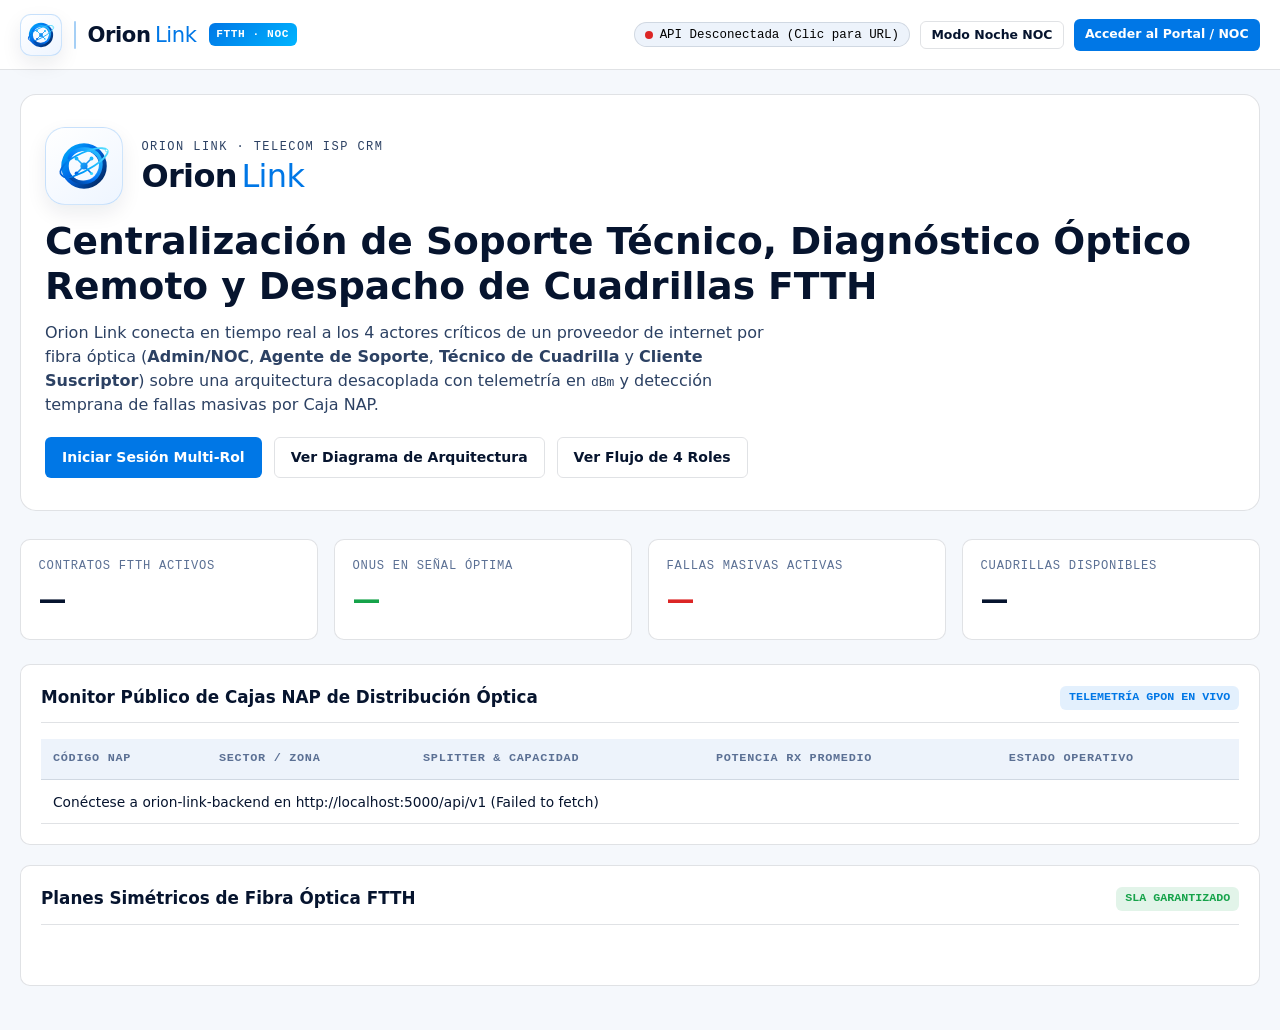
<file: index.html>
<!DOCTYPE html>
<html lang="es">
<head>
  <meta charset="UTF-8">
  <meta name="viewport" content="width=device-width, initial-scale=1.0">
  <title>Orion Link — Sistema CRM de Soporte Técnico y Operaciones ISP (FTTH)</title>
  <link rel="icon" type="image/svg+xml" href="./assets/img/orion-link-mark.svg">
  <link rel="stylesheet" href="./css/styles.css">
</head>
<body>
  <header class="topbar">
    <a href="./index.html" class="brand" aria-label="Orion Link Inicio">
      <span class="brand-mark-tile">
        <img src="./assets/img/orion-link-mark.svg" alt="Orion Link Isotipo">
      </span>
      <span class="brand-divider" aria-hidden="true"></span>
      <span class="brand-wordmark">
        <span class="brand-wordmark-orion">Orion</span>
        <span class="brand-wordmark-link">Link</span>
      </span>
      <span class="brand-badge">FTTH · NOC</span>
    </a>
    <div class="topbar-actions">
      <button type="button" class="api-status-pill" data-api-indicator title="Haz clic para cambiar la URL del backend">
        <span class="status-dot" data-api-dot></span>
        <span data-api-text>Verificando API...</span>
      </button>
      <button type="button" class="btn btn-outline btn-sm" data-action="toggle-theme">Modo Noche NOC</button>
      <a href="./pages/auth.html" class="btn btn-primary btn-sm">Acceder al Portal / NOC</a>
    </div>
  </header>

  <main class="container">
    <section class="hero">
      <div>
        <div class="hero-brand-lockup">
          <span class="brand-mark-tile brand-mark-lg">
            <img src="./assets/img/orion-link-mark.svg" alt="Orion Link Emblema Oficial">
          </span>
          <div>
            <p class="hero-eyebrow" style="margin-bottom: 0.25rem;">Orion Link · Telecom ISP CRM</p>
            <div class="brand-wordmark" style="font-size: 2rem;">
              <span class="brand-wordmark-orion">Orion</span>
              <span class="brand-wordmark-link">Link</span>
            </div>
          </div>
        </div>
        <h1>Centralización de Soporte Técnico, Diagnóstico Óptico Remoto y Despacho de Cuadrillas FTTH</h1>
        <p>
          Orion Link conecta en tiempo real a los 4 actores críticos de un proveedor de internet por fibra óptica
          (<strong>Admin/NOC</strong>, <strong>Agente de Soporte</strong>, <strong>Técnico de Cuadrilla</strong> y
          <strong>Cliente Suscriptor</strong>) sobre una arquitectura desacoplada con telemetría en <code>dBm</code>
          y detección temprana de fallas masivas por Caja NAP.
        </p>
        <div style="margin-top: 1.25rem; display: flex; flex-wrap: wrap; gap: 0.75rem;">
          <a href="./pages/auth.html" class="btn btn-primary">Iniciar Sesión Multi-Rol</a>
          <a href="./docs/diagrams/orion-link-architecture.html" class="btn btn-outline">Ver Diagrama de Arquitectura</a>
          <a href="./docs/diagrams/orion-link-role-flow.html" class="btn btn-outline">Ver Flujo de 4 Roles</a>
        </div>
      </div>
    </section>

    <section class="kpi-grid" aria-label="Métricas de Red en Tiempo Real">
      <article class="kpi-card">
        <p class="kpi-label">Contratos FTTH Activos</p>
        <p class="kpi-value" id="kpi-active-contracts">—</p>
      </article>
      <article class="kpi-card">
        <p class="kpi-label">ONUs en Señal Óptima</p>
        <p class="kpi-value" id="kpi-onus-online" style="color: var(--optical-optimal);">—</p>
      </article>
      <article class="kpi-card">
        <p class="kpi-label">Fallas Masivas Activas</p>
        <p class="kpi-value" id="kpi-mass-outages" style="color: var(--optical-critical);">—</p>
      </article>
      <article class="kpi-card">
        <p class="kpi-label">Cuadrillas Disponibles</p>
        <p class="kpi-value" id="kpi-available-crews">—</p>
      </article>
    </section>

    <section class="card">
      <div class="card-header">
        <h2 class="card-title">Monitor Público de Cajas NAP de Distribución Óptica</h2>
        <span class="badge badge-info">Telemetría GPON en Vivo</span>
      </div>
      <div class="table-wrap">
        <table>
          <thead>
            <tr>
              <th>Código NAP</th>
              <th>Sector / Zona</th>
              <th>Splitter &amp; Capacidad</th>
              <th>Potencia Rx Promedio</th>
              <th>Estado Operativo</th>
            </tr>
          </thead>
          <tbody id="landing-naps-tbody">
            <tr><td colspan="5">Cargando telemetría de Cajas NAP...</td></tr>
          </tbody>
        </table>
      </div>
    </section>

    <section class="card">
      <div class="card-header">
        <h2 class="card-title">Planes Simétricos de Fibra Óptica FTTH</h2>
        <span class="badge badge-optimal">SLA Garantizado</span>
      </div>
      <div class="kpi-grid" id="landing-plans-grid"></div>
    </section>
  </main>

  <script type="module" src="./js/landing.js"></script>
</body>
</html>
</file>
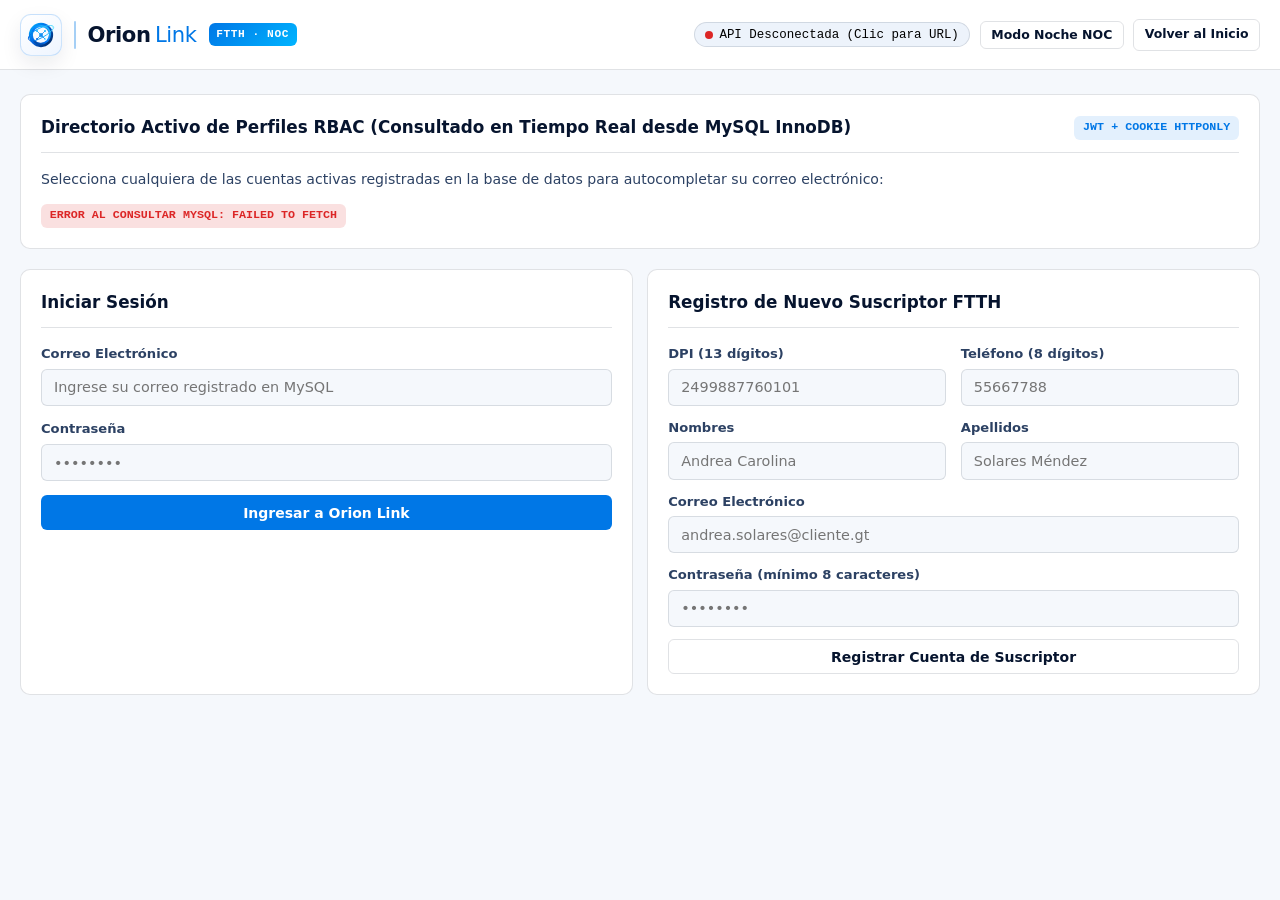
<file: pages/auth.html>
<!DOCTYPE html>
<html lang="es">
<head>
  <meta charset="UTF-8">
  <meta name="viewport" content="width=device-width, initial-scale=1.0">
  <title>Orion Link — Acceso Multi-Rol &amp; Registro de Suscriptores</title>
  <link rel="icon" type="image/svg+xml" href="../assets/img/orion-link-mark.svg">
  <link rel="stylesheet" href="../css/styles.css">
</head>
<body>
  <header class="topbar">
    <a href="../index.html" class="brand" aria-label="Orion Link Inicio">
      <span class="brand-mark-tile">
        <img src="../assets/img/orion-link-mark.svg" alt="Orion Link Isotipo">
      </span>
      <span class="brand-divider" aria-hidden="true"></span>
      <span class="brand-wordmark">
        <span class="brand-wordmark-orion">Orion</span>
        <span class="brand-wordmark-link">Link</span>
      </span>
      <span class="brand-badge">FTTH · NOC</span>
    </a>
    <div class="topbar-actions">
      <button type="button" class="api-status-pill" data-api-indicator>
        <span class="status-dot" data-api-dot></span>
        <span data-api-text>Verificando API...</span>
      </button>
      <button type="button" class="btn btn-outline btn-sm" data-action="toggle-theme">Modo Noche NOC</button>
      <a href="../index.html" class="btn btn-outline btn-sm">Volver al Inicio</a>
    </div>
  </header>

  <main class="container">
    <section class="card">
      <div class="card-header">
        <h1 class="card-title">Directorio Activo de Perfiles RBAC (Consultado en Tiempo Real desde MySQL InnoDB)</h1>
        <span class="badge badge-info">JWT + Cookie HttpOnly</span>
      </div>
      <p style="font-size: 0.88rem; color: var(--text-secondary); margin-bottom: 0.85rem;">
        Selecciona cualquiera de las cuentas activas registradas en la base de datos para autocompletar su correo electrónico:
      </p>
      <div id="db-roles-directory" style="display: flex; flex-wrap: wrap; gap: 0.6rem;">
        <span class="badge badge-info">Consultando perfiles activos en MySQL...</span>
      </div>
    </section>

    <div class="form-grid">
      <section class="card">
        <div class="card-header">
          <h2 class="card-title">Iniciar Sesión</h2>
        </div>
        <form id="login-form" style="display: grid; gap: 0.85rem;">
          <div>
            <label for="login-email">Correo Electrónico</label>
            <input type="email" id="login-email" required placeholder="Ingrese su correo registrado en MySQL">
          </div>
          <div>
            <label for="login-password">Contraseña</label>
            <input type="password" id="login-password" required placeholder="••••••••">
          </div>
          <button type="submit" class="btn btn-primary">Ingresar a Orion Link</button>
        </form>
      </section>

      <section class="card">
        <div class="card-header">
          <h2 class="card-title">Registro de Nuevo Suscriptor FTTH</h2>
        </div>
        <form id="register-form" style="display: grid; gap: 0.75rem;">
          <div class="form-grid">
            <div>
              <label for="reg-dpi">DPI (13 dígitos)</label>
              <input type="text" id="reg-dpi" required minlength="13" maxlength="13" placeholder="2499887760101">
            </div>
            <div>
              <label for="reg-phone">Teléfono (8 dígitos)</label>
              <input type="text" id="reg-phone" required minlength="8" maxlength="8" placeholder="55667788">
            </div>
          </div>
          <div class="form-grid">
            <div>
              <label for="reg-first-name">Nombres</label>
              <input type="text" id="reg-first-name" required placeholder="Andrea Carolina">
            </div>
            <div>
              <label for="reg-last-name">Apellidos</label>
              <input type="text" id="reg-last-name" required placeholder="Solares Méndez">
            </div>
          </div>
          <div>
            <label for="reg-email">Correo Electrónico</label>
            <input type="email" id="reg-email" required placeholder="andrea.solares@cliente.gt">
          </div>
          <div>
            <label for="reg-password">Contraseña (mínimo 8 caracteres)</label>
            <input type="password" id="reg-password" required minlength="8" placeholder="••••••••">
          </div>
          <button type="submit" class="btn btn-outline">Registrar Cuenta de Suscriptor</button>
        </form>
      </section>
    </div>
  </main>

  <script type="module" src="../js/auth.js"></script>
</body>
</html>
</file>
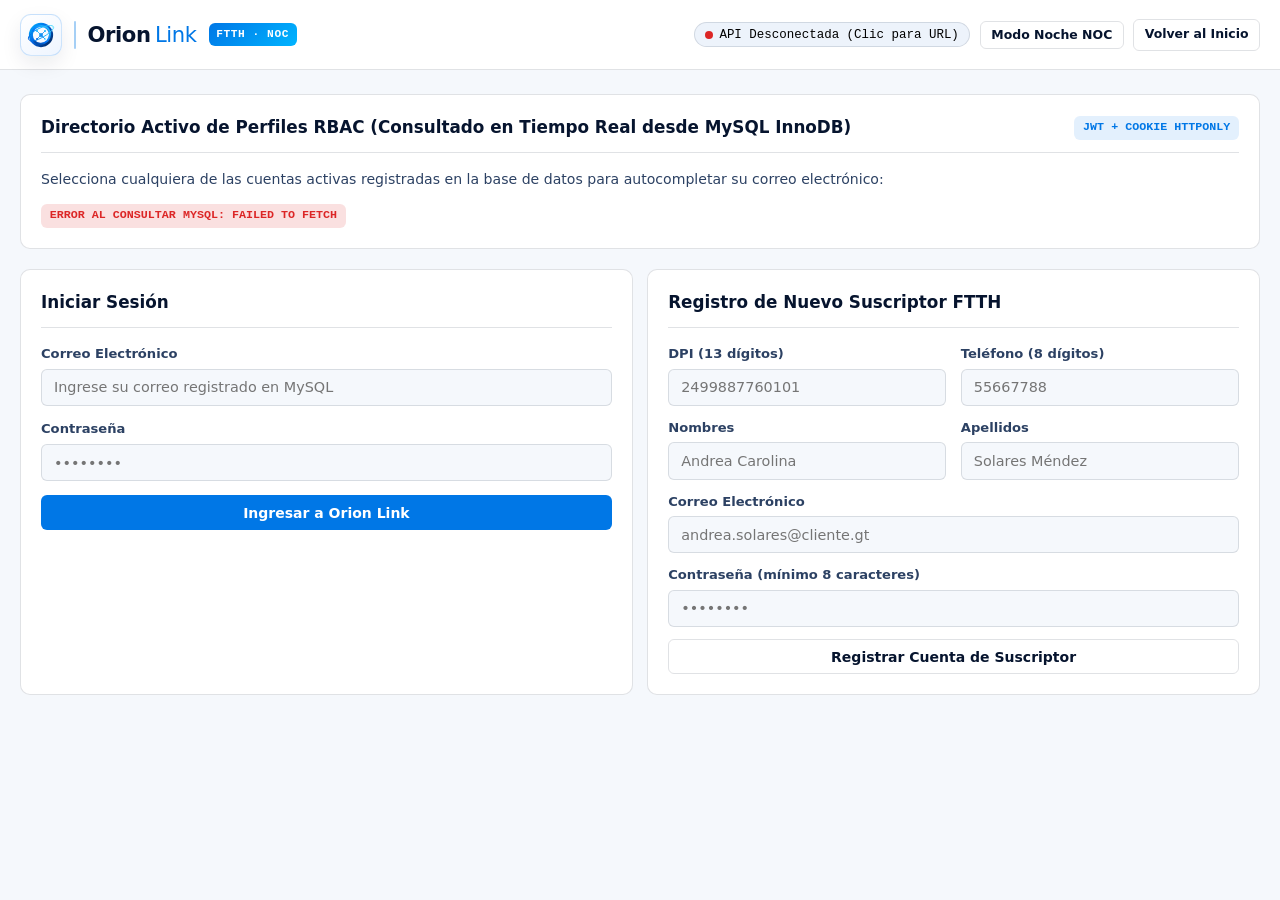
<file: pages/contracts.html>
<!DOCTYPE html>
<html lang="es">
<head>
  <meta charset="UTF-8">
  <meta name="viewport" content="width=device-width, initial-scale=1.0">
  <meta http-equiv="Cache-Control" content="no-cache, no-store, must-revalidate">
  <meta http-equiv="Pragma" content="no-cache">
  <meta http-equiv="Expires" content="0">
  <title>Orion Link — Contratos FTTH &amp; Diagnóstico Óptico Remoto</title>
  <link rel="icon" type="image/svg+xml" href="../assets/img/orion-link-mark.svg">
  <link rel="stylesheet" href="../css/styles.css">
</head>
<body data-page="contracts">
  <header class="topbar">
    <a href="../index.html" class="brand" aria-label="Orion Link Inicio">
      <span class="brand-mark-tile">
        <img src="../assets/img/orion-link-mark.svg" alt="Orion Link Isotipo">
      </span>
      <span class="brand-divider" aria-hidden="true"></span>
      <span class="brand-wordmark">
        <span class="brand-wordmark-orion">Orion</span>
        <span class="brand-wordmark-link">Link</span>
      </span>
      <span class="brand-badge">FTTH · NOC</span>
    </a>
    <div class="topbar-actions">
      <span class="badge badge-info" id="current-user-display">Verificando sesión...</span>
      <button type="button" class="api-status-pill" data-api-indicator>
        <span class="status-dot" data-api-dot></span>
        <span data-api-text>API</span>
      </button>
      <button type="button" class="btn btn-outline btn-sm" id="btn-refresh-dashboard">Sincronizar</button>
      <button type="button" class="btn btn-outline btn-sm" data-action="toggle-theme">Modo Noche NOC</button>
      <button type="button" class="btn btn-danger btn-sm" id="btn-logout">Cerrar Sesión</button>
    </div>
  </header>

  <main class="container">
    <nav class="tabs" id="role-page-nav" aria-label="Navegación Multipágina por Rol"></nav>

    <section class="card" style="margin-bottom: 1.25rem;">
      <span class="badge badge-info" id="role-workspace-badge">CONTRATOS &amp; TELEMETRÍA</span>
      <h1 id="role-workspace-title" data-fixed-title style="font-size: 1.45rem; margin: 0.45rem 0 0.25rem;">Contratos de Fibra Óptica y Motor de Diagnóstico Remoto (dBm)</h1>
      <p id="role-workspace-subtitle" data-fixed-subtitle style="font-size: 0.9rem; color: var(--text-secondary);">
        Medición en tiempo real de potencia óptica recibida (Rx dBm), latencia y pérdida de paquetes sobre terminales ONUs.
      </p>
    </section>

    <div id="active-outage-banner" class="outage-alert-banner hidden"></div>

    <div class="card">
      <div class="card-header">
        <h2 class="card-title">Diagnóstico Óptico Remoto de Conectividad (sp_run_remote_diagnostic)</h2>
        <span class="badge badge-info">Telemetría GPON en Vivo</span>
      </div>
      <form id="form-run-diagnostic" class="form-grid" style="align-items: end;">
        <div>
          <label for="diag-contract-id">Contrato / Equipo Terminal ONU</label>
          <select id="diag-contract-id" required></select>
        </div>
        <div data-roles="admin,support_agent">
          <label for="diag-simulated-rx">Inyección Rx de Prueba (dBm · ej. -19.2, -26.8 o -40.0 LOS)</label>
          <input type="number" step="0.05" min="-45" max="-10" id="diag-simulated-rx" placeholder="Vacío = medir potencia actual">
        </div>
        <div>
          <button type="submit" class="btn btn-primary" style="width: 100%;">Ejecutar Diagnóstico Óptico</button>
        </div>
      </form>
    </div>

    <div class="card">
      <div class="card-header">
        <h2 class="card-title">Contratos FTTH y Estado de Terminales Ópticas (ONUs)</h2>
      </div>
      <div class="table-wrap">
        <table>
          <thead>
            <tr>
              <th>No. Contrato</th>
              <th>Suscriptor</th>
              <th>Plan Fibra</th>
              <th>Caja NAP &amp; Puerto</th>
              <th>Serie &amp; Modelo ONU</th>
              <th>Potencia Rx (dBm)</th>
              <th>Acción Rápida</th>
            </tr>
          </thead>
          <tbody id="contracts-tbody"></tbody>
        </table>
      </div>
    </div>

    <div class="card">
      <div class="card-header">
        <h2 class="card-title">Bitácora de Diagnósticos Remotos</h2>
      </div>
      <div class="table-wrap">
        <table>
          <thead>
            <tr>
              <th>ID</th>
              <th>Contrato</th>
              <th>NAP / ONU</th>
              <th>Potencia Rx</th>
              <th>Latencia / Pérdida</th>
              <th>Diagnóstico</th>
              <th>Acción Recomendada</th>
            </tr>
          </thead>
          <tbody id="diagnostics-tbody"></tbody>
        </table>
      </div>
    </div>
  </main>

  <script type="module" src="../js/app.js"></script>
</body>
</html>
</file>
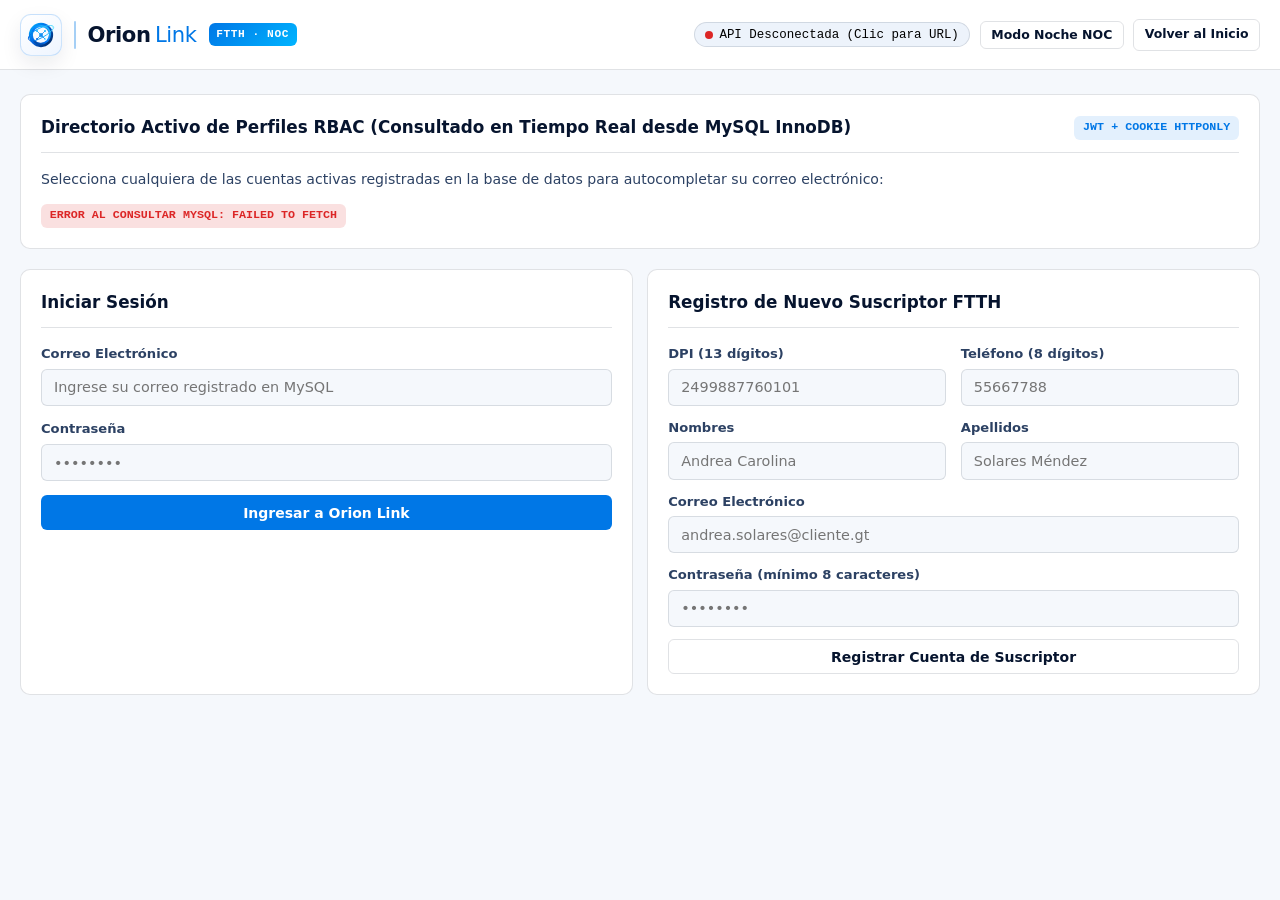
<file: pages/dashboard.html>
<!DOCTYPE html>
<html lang="es">
<head>
  <meta charset="UTF-8">
  <meta name="viewport" content="width=device-width, initial-scale=1.0">
  <meta http-equiv="Cache-Control" content="no-cache, no-store, must-revalidate">
  <meta http-equiv="Pragma" content="no-cache">
  <meta http-equiv="Expires" content="0">
  <title>Orion Link — Centro de Mando Ejecutivo Multi-Rol</title>
  <link rel="icon" type="image/svg+xml" href="../assets/img/orion-link-mark.svg">
  <link rel="stylesheet" href="../css/styles.css">
</head>
<body data-page="dashboard">
  <header class="topbar">
    <a href="../index.html" class="brand" aria-label="Orion Link Inicio">
      <span class="brand-mark-tile">
        <img src="../assets/img/orion-link-mark.svg" alt="Orion Link Isotipo">
      </span>
      <span class="brand-divider" aria-hidden="true"></span>
      <span class="brand-wordmark">
        <span class="brand-wordmark-orion">Orion</span>
        <span class="brand-wordmark-link">Link</span>
      </span>
      <span class="brand-badge">FTTH · NOC</span>
    </a>
    <div class="topbar-actions">
      <span class="badge badge-info" id="current-user-display">Verificando sesión...</span>
      <button type="button" class="api-status-pill" data-api-indicator>
        <span class="status-dot" data-api-dot></span>
        <span data-api-text>API</span>
      </button>
      <button type="button" class="btn btn-outline btn-sm" id="btn-refresh-dashboard">Sincronizar</button>
      <button type="button" class="btn btn-outline btn-sm" data-action="toggle-theme">Modo Noche NOC</button>
      <button type="button" class="btn btn-danger btn-sm" id="btn-logout">Cerrar Sesión</button>
    </div>
  </header>

  <main class="container">
    <!-- Barra de Navegación Multipágina Filtrada por Rol RBAC -->
    <nav class="tabs" id="role-page-nav" aria-label="Navegación Multipágina por Rol"></nav>

    <!-- Encabezado Dinámico Polimórfico según el Rol Autenticado -->
    <section class="card" style="margin-bottom: 1.25rem;">
      <span class="badge badge-info" id="role-workspace-badge">CARGANDO ROL</span>
      <h1 id="role-workspace-title" style="font-size: 1.45rem; margin: 0.45rem 0 0.25rem;">Consola Operativa Orion Link</h1>
      <p id="role-workspace-subtitle" style="font-size: 0.9rem; color: var(--text-secondary);"></p>
    </section>

    <!-- Banner de Alerta Temprana de Falla Masiva FTTH -->
    <div id="active-outage-banner" class="outage-alert-banner hidden"></div>

    <!-- Widget Exclusivo Polimórfico por Rol -->
    <section id="role-exclusive-widget"></section>

    <!-- KPIs Polimórficos Específicos para cada uno de los 4 Roles -->
    <section class="kpi-grid" id="role-kpi-grid"></section>

    <!-- Directorio de Vistas Operativas Desacopladas Autorizadas para este Rol -->
    <section class="card">
      <div class="card-header">
        <h2 class="card-title">Módulos Operativos Autorizados para Tu Rol (Vistas HTML Independientes)</h2>
        <span class="badge badge-info">Arquitectura Multipágina RBAC</span>
      </div>
      <div class="form-grid" id="role-module-directory"></div>
    </section>
  </main>

  <script type="module" src="../js/app.js"></script>
</body>
</html>
</file>
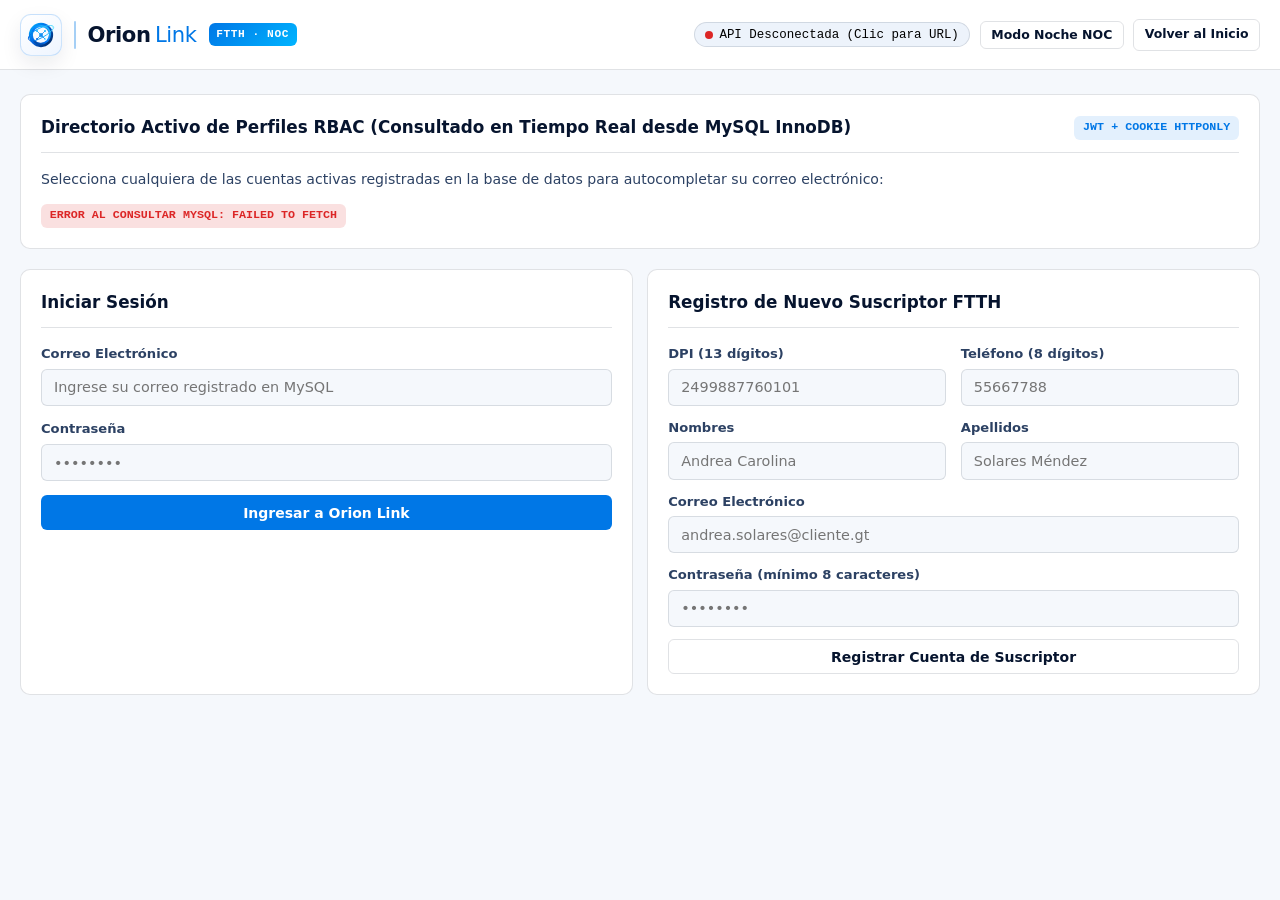
<file: pages/dispatches.html>
<!DOCTYPE html>
<html lang="es">
<head>
  <meta charset="UTF-8">
  <meta name="viewport" content="width=device-width, initial-scale=1.0">
  <meta http-equiv="Cache-Control" content="no-cache, no-store, must-revalidate">
  <meta http-equiv="Pragma" content="no-cache">
  <meta http-equiv="Expires" content="0">
  <title>Orion Link — Despacho de Cuadrillas &amp; Certificación Óptica en Campo</title>
  <link rel="icon" type="image/svg+xml" href="../assets/img/orion-link-mark.svg">
  <link rel="stylesheet" href="../css/styles.css">
</head>
<body data-page="dispatches">
  <header class="topbar">
    <a href="../index.html" class="brand" aria-label="Orion Link Inicio">
      <span class="brand-mark-tile">
        <img src="../assets/img/orion-link-mark.svg" alt="Orion Link Isotipo">
      </span>
      <span class="brand-divider" aria-hidden="true"></span>
      <span class="brand-wordmark">
        <span class="brand-wordmark-orion">Orion</span>
        <span class="brand-wordmark-link">Link</span>
      </span>
      <span class="brand-badge">FTTH · NOC</span>
    </a>
    <div class="topbar-actions">
      <span class="badge badge-info" id="current-user-display">Verificando sesión...</span>
      <button type="button" class="api-status-pill" data-api-indicator>
        <span class="status-dot" data-api-dot></span>
        <span data-api-text>API</span>
      </button>
      <button type="button" class="btn btn-outline btn-sm" id="btn-refresh-dashboard">Sincronizar</button>
      <button type="button" class="btn btn-outline btn-sm" data-action="toggle-theme">Modo Noche NOC</button>
      <button type="button" class="btn btn-danger btn-sm" id="btn-logout">Cerrar Sesión</button>
    </div>
  </header>

  <main class="container">
    <nav class="tabs" id="role-page-nav" aria-label="Navegación Multipágina por Rol"></nav>

    <section class="card" style="margin-bottom: 1.25rem;">
      <span class="badge badge-info" id="role-workspace-badge">OPERACIONES EN CAMPO</span>
      <h1 id="role-workspace-title" data-fixed-title style="font-size: 1.45rem; margin: 0.45rem 0 0.25rem;">Despacho de Cuadrillas Técnicas y Certificación Óptica en Campo</h1>
      <p id="role-workspace-subtitle" data-fixed-subtitle style="font-size: 0.9rem; color: var(--text-secondary);">
        Asignación de órdenes a unidades móviles y cierre transaccional (sp_complete_dispatch_order) exigiendo potencia óptica entre -14.00 y -25.00 dBm.
      </p>
    </section>

    <div id="active-outage-banner" class="outage-alert-banner hidden"></div>

    <div class="card" data-roles="admin,support_agent">
      <div class="card-header">
        <h2 class="card-title">Asignar y Despachar Cuadrilla Técnica a Campo</h2>
      </div>
      <form id="form-create-dispatch" class="form-grid" style="align-items: end;">
        <div>
          <label for="dsp-crew-id">Cuadrilla Asignada</label>
          <select id="dsp-crew-id" required></select>
        </div>
        <div>
          <label for="dsp-visit-type">Tipo de Intervención</label>
          <select id="dsp-visit-type">
            <option value="last_mile_repair">Reparación Última Milla / Drop</option>
            <option value="nap_splitter_repair">Empalme Caja NAP / Splitter</option>
            <option value="backbone_fusion">Fusión Fibra Troncal</option>
            <option value="onu_replacement">Reemplazo de Equipo ONU</option>
          </select>
        </div>
        <div>
          <label for="dsp-ticket-id">ID Ticket (Opcional)</label>
          <input type="number" id="dsp-ticket-id" min="1" placeholder="Ej. 1">
        </div>
        <div>
          <label for="dsp-outage-id">ID Falla Masiva (Opcional)</label>
          <input type="number" id="dsp-outage-id" min="1" placeholder="Ej. 2">
        </div>
        <div>
          <label for="dsp-notes">Instrucciones de Campo</label>
          <input type="text" id="dsp-notes" placeholder="Revisar puerto NAP y certificar potencia">
        </div>
        <div>
          <button type="submit" class="btn btn-primary" style="width: 100%;">Despachar Cuadrilla</button>
        </div>
      </form>
    </div>

    <div class="card">
      <div class="card-header">
        <h2 class="card-title">Órdenes de Trabajo en Campo y Certificación Óptica (sp_complete_dispatch_order)</h2>
      </div>
      <div class="table-wrap">
        <table>
          <thead>
            <tr>
              <th>Orden</th>
              <th>Cuadrilla &amp; Unidad</th>
              <th>Ticket / Falla Masiva</th>
              <th>Ubicación / Caja NAP</th>
              <th>Estado</th>
              <th>Potencia Restaurada</th>
              <th>Acciones de Campo</th>
            </tr>
          </thead>
          <tbody id="dispatches-tbody"></tbody>
        </table>
      </div>
    </div>
  </main>

  <script type="module" src="../js/app.js"></script>
</body>
</html>
</file>
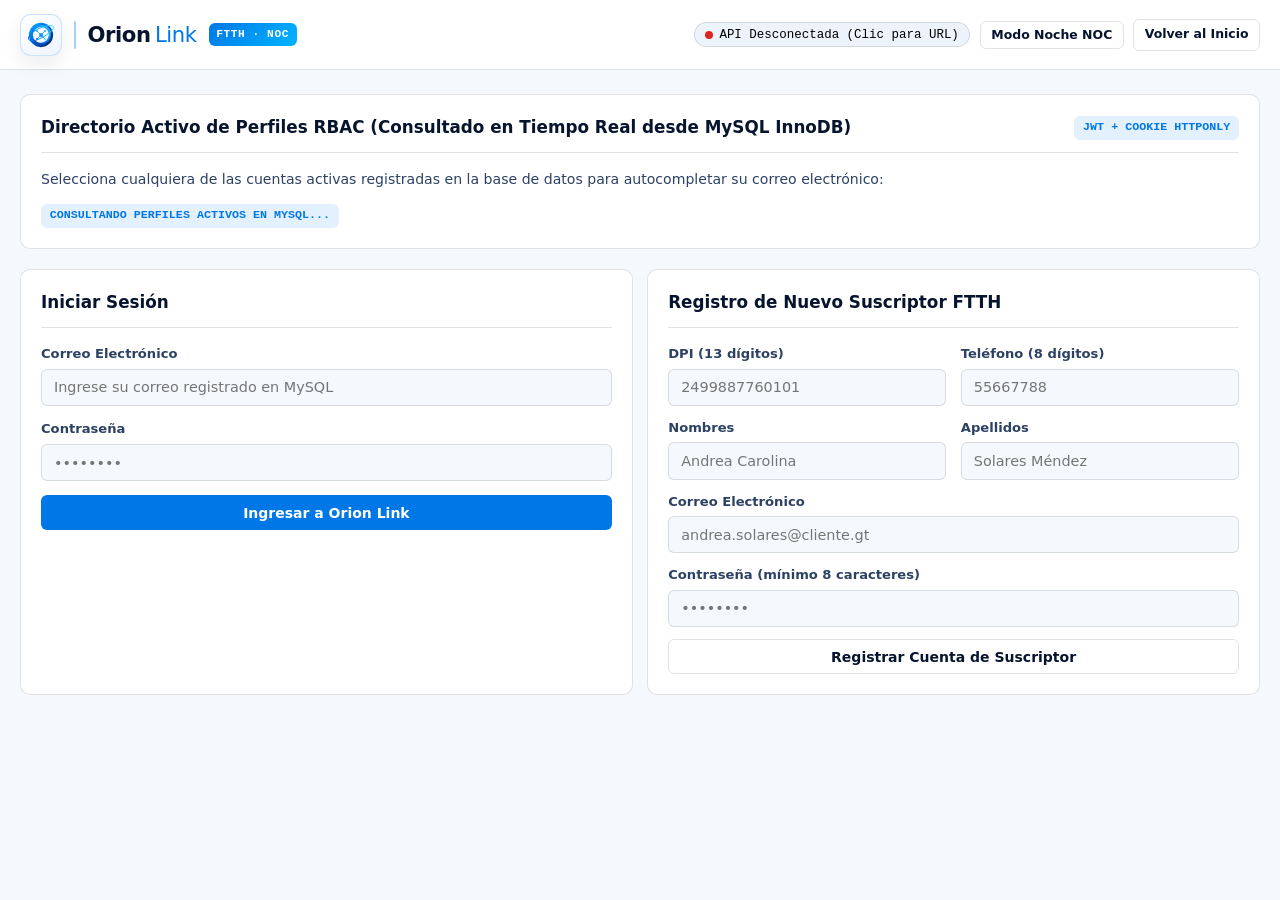
<file: pages/outages.html>
<!DOCTYPE html>
<html lang="es">
<head>
  <meta charset="UTF-8">
  <meta name="viewport" content="width=device-width, initial-scale=1.0">
  <meta http-equiv="Cache-Control" content="no-cache, no-store, must-revalidate">
  <meta http-equiv="Pragma" content="no-cache">
  <meta http-equiv="Expires" content="0">
  <title>Orion Link — Monitor y Correlación de Fallas Masivas FTTH</title>
  <link rel="icon" type="image/svg+xml" href="../assets/img/orion-link-mark.svg">
  <link rel="stylesheet" href="../css/styles.css">
</head>
<body data-page="outages">
  <header class="topbar">
    <a href="../index.html" class="brand" aria-label="Orion Link Inicio">
      <span class="brand-mark-tile">
        <img src="../assets/img/orion-link-mark.svg" alt="Orion Link Isotipo">
      </span>
      <span class="brand-divider" aria-hidden="true"></span>
      <span class="brand-wordmark">
        <span class="brand-wordmark-orion">Orion</span>
        <span class="brand-wordmark-link">Link</span>
      </span>
      <span class="brand-badge">FTTH · NOC</span>
    </a>
    <div class="topbar-actions">
      <span class="badge badge-info" id="current-user-display">Verificando sesión...</span>
      <button type="button" class="api-status-pill" data-api-indicator>
        <span class="status-dot" data-api-dot></span>
        <span data-api-text>API</span>
      </button>
      <button type="button" class="btn btn-outline btn-sm" id="btn-refresh-dashboard">Sincronizar</button>
      <button type="button" class="btn btn-outline btn-sm" data-action="toggle-theme">Modo Noche NOC</button>
      <button type="button" class="btn btn-danger btn-sm" id="btn-logout">Cerrar Sesión</button>
    </div>
  </header>

  <main class="container">
    <nav class="tabs" id="role-page-nav" aria-label="Navegación Multipágina por Rol"></nav>

    <section class="card" style="margin-bottom: 1.25rem;">
      <span class="badge badge-info" id="role-workspace-badge">FALLAS MASIVAS FTTH</span>
      <h1 id="role-workspace-title" data-fixed-title style="font-size: 1.45rem; margin: 0.45rem 0 0.25rem;">Detección Temprana y Gestión de Fallas Masivas en Red de Fibra Óptica</h1>
      <p id="role-workspace-subtitle" data-fixed-subtitle style="font-size: 0.9rem; color: var(--text-secondary);">
        Correlación automática cuando &ge; 3 ONUs de una misma Caja NAP caen en pérdida de señal (LOS) y declaración manual del NOC.
      </p>
    </section>

    <div id="active-outage-banner" class="outage-alert-banner hidden"></div>

    <div class="card" data-roles="admin">
      <div class="card-header">
        <h2 class="card-title">Declarar Falla Masiva de Planta Externa (Exclusivo Admin / NOC)</h2>
      </div>
      <form id="form-declare-outage" class="form-grid" style="align-items: end;">
        <div>
          <label for="out-nap-id">Caja NAP Afectada</label>
          <select id="out-nap-id" required></select>
        </div>
        <div>
          <label for="out-cause">Causa Raíz</label>
          <select id="out-cause">
            <option value="fiber_cut">Corte de Fibra Exterior</option>
            <option value="splitter_damage">Daño en Splitter Óptico</option>
            <option value="olt_pon_card">Avería en Tarjeta PON OLT</option>
            <option value="vandalism">Vandalismo en Poste</option>
          </select>
        </div>
        <div>
          <label for="out-severity">Severidad</label>
          <select id="out-severity">
            <option value="critical">Crítica</option>
            <option value="major">Mayor</option>
          </select>
        </div>
        <div>
          <label for="out-affected">Contratos Afectados</label>
          <input type="number" id="out-affected" min="1" value="3">
        </div>
        <div>
          <label for="out-title">Título del Incidente Masivo</label>
          <input type="text" id="out-title" required placeholder="Corte de distribución en poste principal">
        </div>
        <div>
          <button type="submit" class="btn btn-danger" style="width: 100%;">Declarar Falla Masiva</button>
        </div>
      </form>
    </div>

    <section class="card">
      <div class="card-header">
        <h2 class="card-title">Bitácora de Fallas Masivas FTTH (mass_outages)</h2>
      </div>
      <div class="table-wrap">
        <table>
          <thead>
            <tr>
              <th>Código</th>
              <th>Caja NAP / OLT</th>
              <th>Título del Incidente</th>
              <th>Contratos Afectados</th>
              <th>Estado</th>
              <th>Resolución NOC</th>
            </tr>
          </thead>
          <tbody id="outages-tbody"></tbody>
        </table>
      </div>
    </section>
  </main>

  <script type="module" src="../js/app.js"></script>
</body>
</html>
</file>
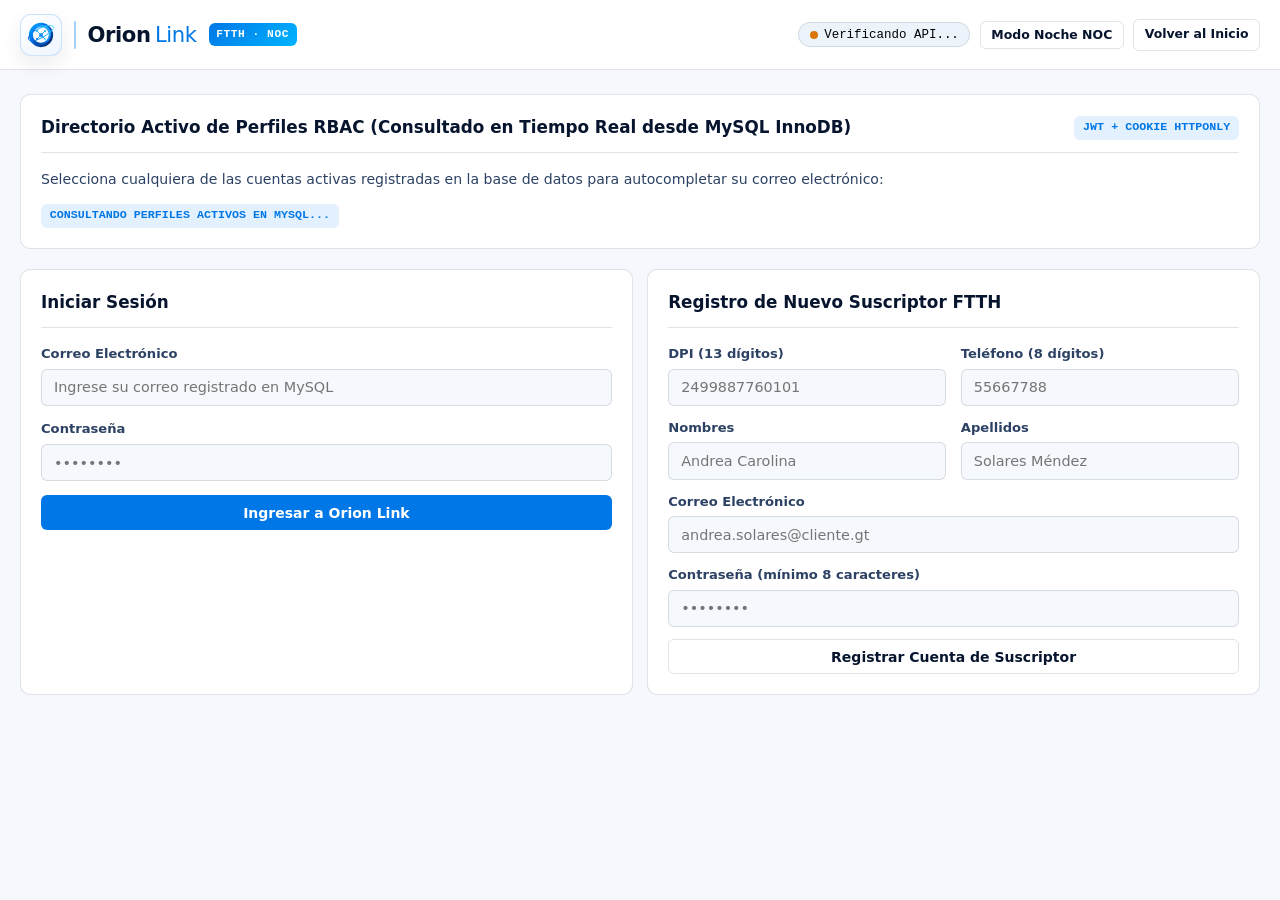
<file: pages/tickets.html>
<!DOCTYPE html>
<html lang="es">
<head>
  <meta charset="UTF-8">
  <meta name="viewport" content="width=device-width, initial-scale=1.0">
  <meta http-equiv="Cache-Control" content="no-cache, no-store, must-revalidate">
  <meta http-equiv="Pragma" content="no-cache">
  <meta http-equiv="Expires" content="0">
  <title>Orion Link — Tickets de Soporte Técnico &amp; Gestión SLA</title>
  <link rel="icon" type="image/svg+xml" href="../assets/img/orion-link-mark.svg">
  <link rel="stylesheet" href="../css/styles.css">
</head>
<body data-page="tickets">
  <header class="topbar">
    <a href="../index.html" class="brand" aria-label="Orion Link Inicio">
      <span class="brand-mark-tile">
        <img src="../assets/img/orion-link-mark.svg" alt="Orion Link Isotipo">
      </span>
      <span class="brand-divider" aria-hidden="true"></span>
      <span class="brand-wordmark">
        <span class="brand-wordmark-orion">Orion</span>
        <span class="brand-wordmark-link">Link</span>
      </span>
      <span class="brand-badge">FTTH · NOC</span>
    </a>
    <div class="topbar-actions">
      <span class="badge badge-info" id="current-user-display">Verificando sesión...</span>
      <button type="button" class="api-status-pill" data-api-indicator>
        <span class="status-dot" data-api-dot></span>
        <span data-api-text>API</span>
      </button>
      <button type="button" class="btn btn-outline btn-sm" id="btn-refresh-dashboard">Sincronizar</button>
      <button type="button" class="btn btn-outline btn-sm" data-action="toggle-theme">Modo Noche NOC</button>
      <button type="button" class="btn btn-danger btn-sm" id="btn-logout">Cerrar Sesión</button>
    </div>
  </header>

  <main class="container">
    <nav class="tabs" id="role-page-nav" aria-label="Navegación Multipágina por Rol"></nav>

    <section class="card" style="margin-bottom: 1.25rem;">
      <span class="badge badge-info" id="role-workspace-badge">TICKETS &amp; SLA</span>
      <h1 id="role-workspace-title" data-fixed-title style="font-size: 1.45rem; margin: 0.45rem 0 0.25rem;">Bandeja de Tickets de Soporte Técnico y Triaje N1/N2</h1>
      <p id="role-workspace-subtitle" data-fixed-subtitle style="font-size: 0.9rem; color: var(--text-secondary);">
        Apertura de incidentes por contrato, asociación automática con Fallas Masivas de Caja NAP y resolución remota de primer nivel.
      </p>
    </section>

    <div id="active-outage-banner" class="outage-alert-banner hidden"></div>

    <div class="card">
      <div class="card-header">
        <h2 class="card-title">Abrir Nuevo Ticket de Soporte Técnico</h2>
      </div>
      <form id="form-create-ticket" style="display: grid; gap: 0.85rem;">
        <div class="form-grid">
          <div>
            <label for="tck-contract-id">Contrato Afectado</label>
            <select id="tck-contract-id" required></select>
          </div>
          <div>
            <label for="tck-category">Categoría Técnica</label>
            <select id="tck-category" required>
              <option value="no_connection_los">Sin Conexión / Luz Roja LOS</option>
              <option value="high_attenuation">Atenuación Óptica Alta (-25 a -27.9 dBm)</option>
              <option value="slow_speed">Lentitud / Intermitencia</option>
              <option value="wifi_router">Configuración Wi-Fi / Router</option>
              <option value="onu_power">Falla de Energía en ONU</option>
            </select>
          </div>
          <div data-roles="admin,support_agent">
            <label for="tck-priority">Prioridad SLA</label>
            <select id="tck-priority">
              <option value="medium">Media</option>
              <option value="high">Alta</option>
              <option value="critical">Crítica</option>
              <option value="low">Baja</option>
            </select>
          </div>
        </div>
        <div>
          <label for="tck-subject">Asunto del Incidente</label>
          <input type="text" id="tck-subject" required minlength="5" placeholder="Ej. Luz roja LOS parpadeando en ONU tras tormenta">
        </div>
        <div>
          <label for="tck-description">Descripción Detallada</label>
          <textarea id="tck-description" rows="2" required minlength="10" placeholder="Describa los síntomas o resultados de la telemetría..."></textarea>
        </div>
        <div>
          <button type="submit" class="btn btn-primary">Registrar Ticket de Soporte</button>
        </div>
      </form>
    </div>

    <div class="card">
      <div class="card-header">
        <h2 class="card-title">Bandeja de Tickets de Soporte</h2>
      </div>
      <div class="table-wrap">
        <table>
          <thead>
            <tr>
              <th>Ticket</th>
              <th>Suscriptor &amp; Contrato</th>
              <th>Categoría</th>
              <th>Prioridad</th>
              <th>Estado</th>
              <th>Falla Masiva</th>
              <th>Asunto</th>
              <th>Resolución Rápida</th>
            </tr>
          </thead>
          <tbody id="tickets-tbody"></tbody>
        </table>
      </div>
    </div>
  </main>

  <script type="module" src="../js/app.js"></script>
</body>
</html>
</file>
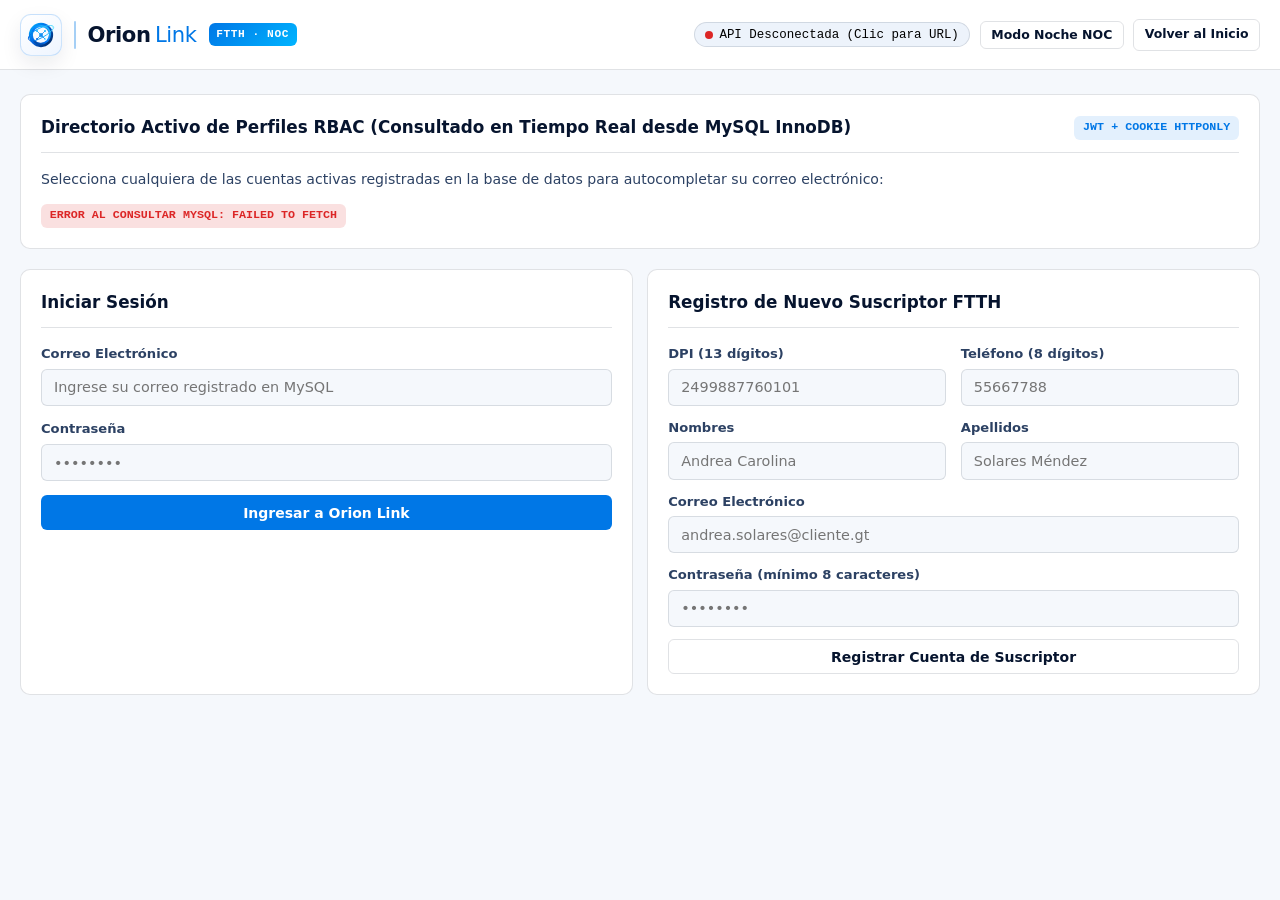
<file: pages/topology.html>
<!DOCTYPE html>
<html lang="es">
<head>
  <meta charset="UTF-8">
  <meta name="viewport" content="width=device-width, initial-scale=1.0">
  <meta http-equiv="Cache-Control" content="no-cache, no-store, must-revalidate">
  <meta http-equiv="Pragma" content="no-cache">
  <meta http-equiv="Expires" content="0">
  <title>Orion Link — Topología de Planta Externa (Nodos OLT &amp; Cajas NAP)</title>
  <link rel="icon" type="image/svg+xml" href="../assets/img/orion-link-mark.svg">
  <link rel="stylesheet" href="../css/styles.css">
</head>
<body data-page="topology">
  <header class="topbar">
    <a href="../index.html" class="brand" aria-label="Orion Link Inicio">
      <span class="brand-mark-tile">
        <img src="../assets/img/orion-link-mark.svg" alt="Orion Link Isotipo">
      </span>
      <span class="brand-divider" aria-hidden="true"></span>
      <span class="brand-wordmark">
        <span class="brand-wordmark-orion">Orion</span>
        <span class="brand-wordmark-link">Link</span>
      </span>
      <span class="brand-badge">FTTH · NOC</span>
    </a>
    <div class="topbar-actions">
      <span class="badge badge-info" id="current-user-display">Verificando sesión...</span>
      <button type="button" class="api-status-pill" data-api-indicator>
        <span class="status-dot" data-api-dot></span>
        <span data-api-text>API</span>
      </button>
      <button type="button" class="btn btn-outline btn-sm" id="btn-refresh-dashboard">Sincronizar</button>
      <button type="button" class="btn btn-outline btn-sm" data-action="toggle-theme">Modo Noche NOC</button>
      <button type="button" class="btn btn-danger btn-sm" id="btn-logout">Cerrar Sesión</button>
    </div>
  </header>

  <main class="container">
    <nav class="tabs" id="role-page-nav" aria-label="Navegación Multipágina por Rol"></nav>

    <section class="card" style="margin-bottom: 1.25rem;">
      <span class="badge badge-info" id="role-workspace-badge">TOPOLOGÍA FTTH</span>
      <h1 id="role-workspace-title" data-fixed-title style="font-size: 1.45rem; margin: 0.45rem 0 0.25rem;">Topología de Planta Externa: Nodos OLT, Cajas NAP y Puertos Splitter</h1>
      <p id="role-workspace-subtitle" data-fixed-subtitle style="font-size: 0.9rem; color: var(--text-secondary);">
        Inventario geográfico de Cajas NAP de distribución óptica, ocupación de puertos splitter 1:8 / 1:16 y distribución de salud de ONUs.
      </p>
    </section>

    <div id="active-outage-banner" class="outage-alert-banner hidden"></div>

    <section class="card">
      <div class="card-header">
        <h2 class="card-title">Cajas NAP Conectadas a Cabeceras OLT</h2>
        <span class="badge badge-optimal">Monitoreo GPON</span>
      </div>
      <div class="table-wrap">
        <table>
          <thead>
            <tr>
              <th>Caja NAP</th>
              <th>Nodo OLT Padre</th>
              <th>Ubicación Geográfica</th>
              <th>Ocupación Splitter</th>
              <th>Distribución de Salud ONU</th>
              <th>Estado NAP</th>
            </tr>
          </thead>
          <tbody id="topology-naps-tbody"></tbody>
        </table>
      </div>
    </section>
  </main>

  <script type="module" src="../js/app.js"></script>
</body>
</html>
</file>
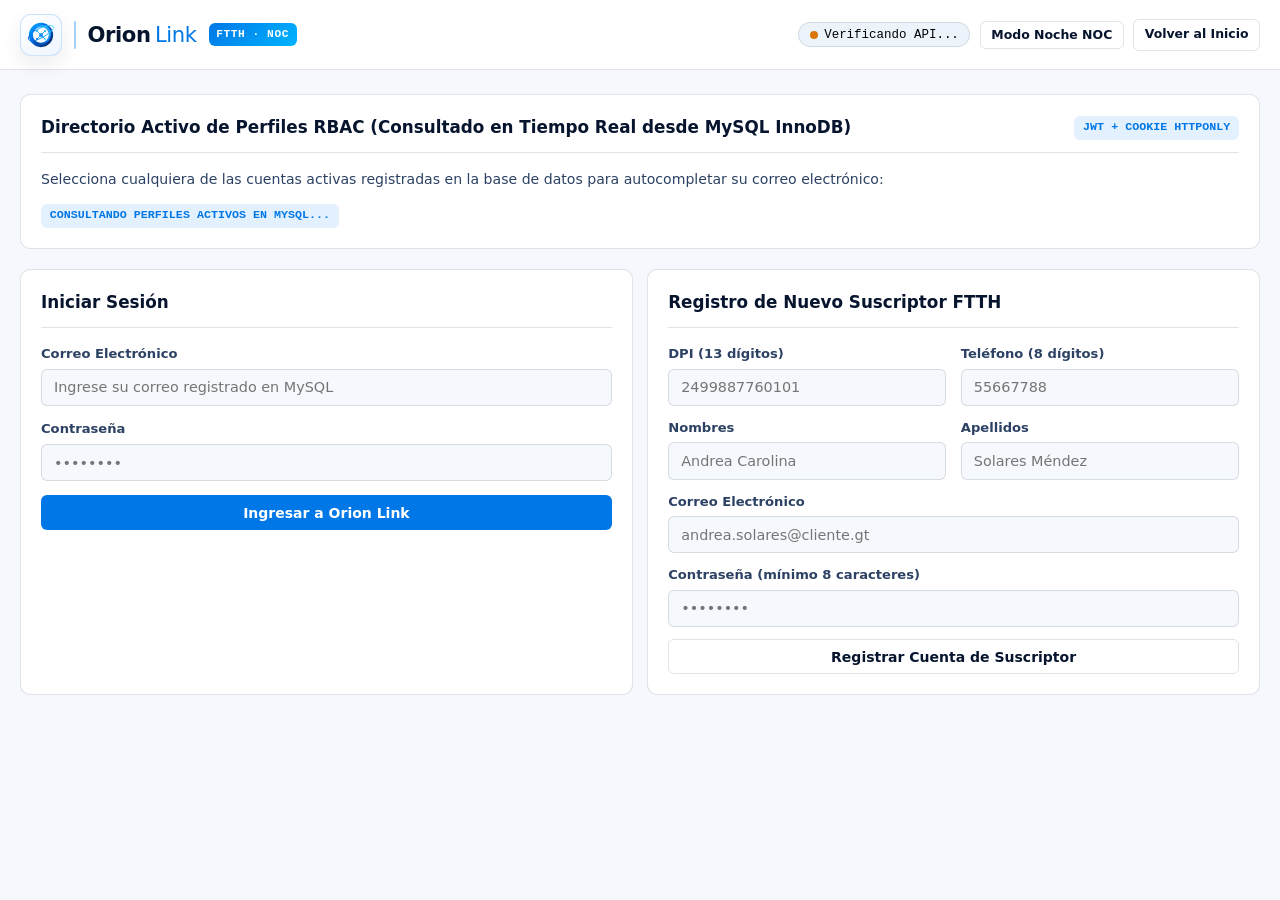
<file: pages/users.html>
<!DOCTYPE html>
<html lang="es">
<head>
  <meta charset="UTF-8">
  <meta name="viewport" content="width=device-width, initial-scale=1.0">
  <meta http-equiv="Cache-Control" content="no-cache, no-store, must-revalidate">
  <meta http-equiv="Pragma" content="no-cache">
  <meta http-equiv="Expires" content="0">
  <title>Orion Link — Auditoría RBAC de Usuarios del Sistema (Exclusivo Admin)</title>
  <link rel="icon" type="image/svg+xml" href="../assets/img/orion-link-mark.svg">
  <link rel="stylesheet" href="../css/styles.css">
</head>
<body data-page="users">
  <header class="topbar">
    <a href="../index.html" class="brand" aria-label="Orion Link Inicio">
      <span class="brand-mark-tile">
        <img src="../assets/img/orion-link-mark.svg" alt="Orion Link Isotipo">
      </span>
      <span class="brand-divider" aria-hidden="true"></span>
      <span class="brand-wordmark">
        <span class="brand-wordmark-orion">Orion</span>
        <span class="brand-wordmark-link">Link</span>
      </span>
      <span class="brand-badge">FTTH · NOC</span>
    </a>
    <div class="topbar-actions">
      <span class="badge badge-info" id="current-user-display">Verificando sesión...</span>
      <button type="button" class="api-status-pill" data-api-indicator>
        <span class="status-dot" data-api-dot></span>
        <span data-api-text>API</span>
      </button>
      <button type="button" class="btn btn-outline btn-sm" id="btn-refresh-dashboard">Sincronizar</button>
      <button type="button" class="btn btn-outline btn-sm" data-action="toggle-theme">Modo Noche NOC</button>
      <button type="button" class="btn btn-danger btn-sm" id="btn-logout">Cerrar Sesión</button>
    </div>
  </header>

  <main class="container">
    <nav class="tabs" id="role-page-nav" aria-label="Navegación Multipágina por Rol"></nav>

    <section class="card" style="margin-bottom: 1.25rem;">
      <span class="badge badge-info" id="role-workspace-badge">GOBERNANZA &amp; RBAC</span>
      <h1 id="role-workspace-title" data-fixed-title style="font-size: 1.45rem; margin: 0.45rem 0 0.25rem;">Directorio y Auditoría RBAC de Usuarios del Sistema (Exclusivo Admin)</h1>
      <p id="role-workspace-subtitle" data-fixed-subtitle style="font-size: 0.9rem; color: var(--text-secondary);">
        Control de identidad por DPI, correo electrónico y rol operativo asignado dentro del ecosistema Orion Link.
      </p>
    </section>

    <div id="active-outage-banner" class="outage-alert-banner hidden"></div>

    <div class="card">
      <div class="card-header">
        <h2 class="card-title">Cuentas Registradas por Rol Operativo</h2>
        <span class="badge badge-info">RBAC 4 Roles</span>
      </div>
      <div class="table-wrap">
        <table>
          <thead>
            <tr>
              <th>ID</th>
              <th>Nombre Completo</th>
              <th>DPI</th>
              <th>Correo Electrónico</th>
              <th>Rol RBAC</th>
              <th>Estado</th>
            </tr>
          </thead>
          <tbody id="users-tbody"></tbody>
        </table>
      </div>
    </div>
  </main>

  <script type="module" src="../js/app.js"></script>
</body>
</html>
</file>
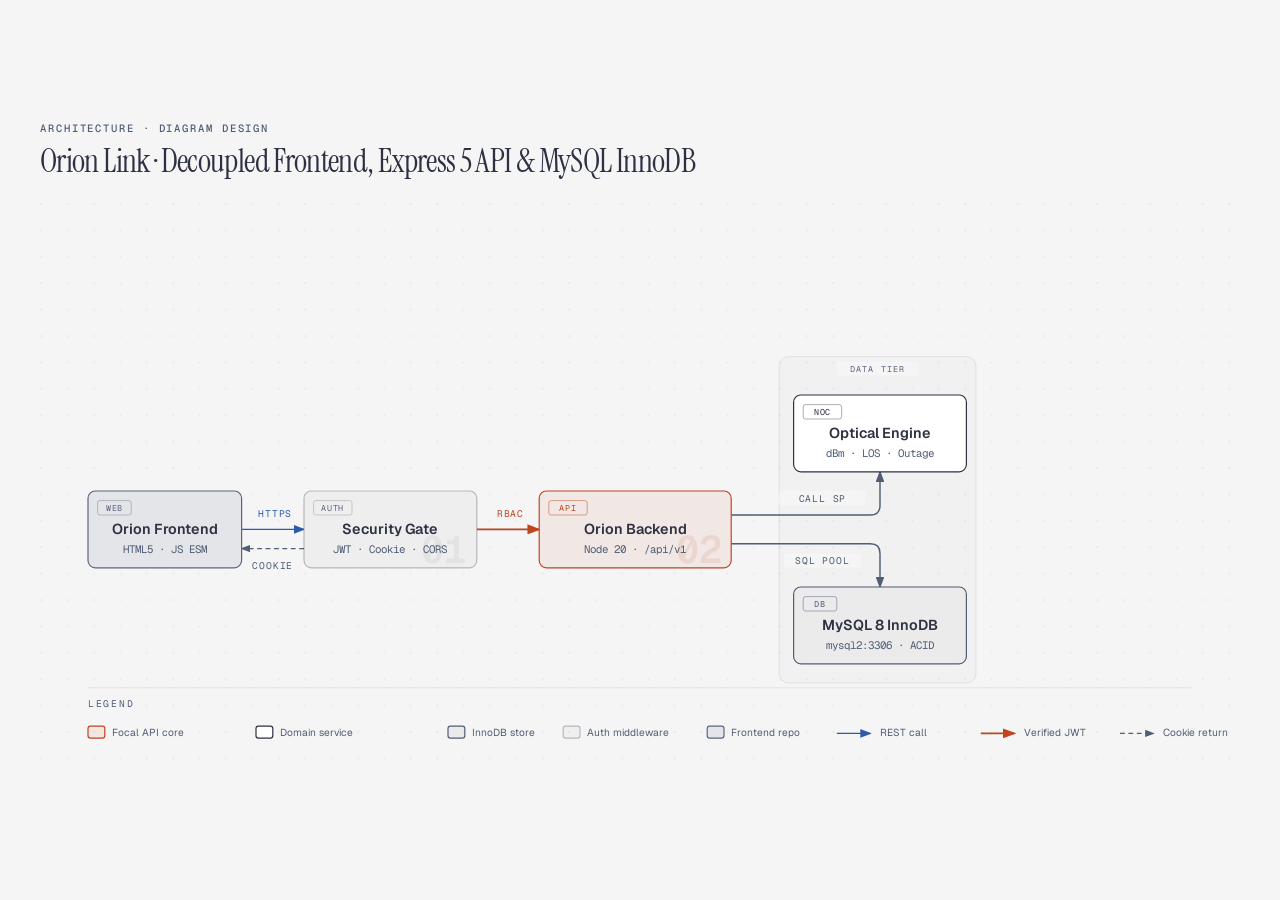
<file: docs/diagrams/orion-link-architecture.html>
<!DOCTYPE html>
<html lang="es">
<head>
  <meta charset="UTF-8">
  <meta name="viewport" content="width=device-width, initial-scale=1.0">
  <title>Orion Link · Two-Repo System Architecture</title>
  <link href="https://fonts.googleapis.com/css2?family=Instrument+Serif:ital@0;1&family=Geist:wght@400;500;600&family=Geist+Mono:wght@400;500;600&display=swap" rel="stylesheet">
  <style>
    *, *::before, *::after { box-sizing: border-box; margin: 0; padding: 0; }
    :root {
      --color-paper:   #f5f5f5;
      --color-ink:     #2d3142;
      --color-muted:   #4f5d75;
      --color-accent:  #bf4520;
      --font-sans:     'Geist', system-ui, sans-serif;
      --font-serif:    'Instrument Serif', serif;
      --font-mono:     'Geist Mono', ui-monospace, monospace;
    }

    body {
      font-family: var(--font-sans);
      background: var(--color-paper);
      color: var(--color-ink);
      min-height: 100vh;
      display: flex;
      align-items: center;
      justify-content: center;
      padding: 3rem 2rem;
    }

    .frame { max-width: 1200px; width: 100%; }
    .diagram-container { width: 100%; overflow-x: auto; }

    .eyebrow {
      font-family: var(--font-mono);
      font-size: 0.66rem;
      font-weight: 500;
      letter-spacing: 0.18em;
      text-transform: uppercase;
      color: var(--color-muted);
      margin-bottom: 0.5rem;
    }

    h1 {
      font-family: var(--font-serif);
      font-size: clamp(1.5rem, 2.4vw + 0.75rem, 2rem);
      font-weight: 400;
      letter-spacing: -0.02em;
      line-height: 1.15;
      color: var(--color-ink);
      margin-bottom: 1.5rem;
    }

    svg { width: 100%; min-width: 1000px; display: block; }
    @media print {
      .diagram-container { overflow-x: visible; }
      svg { min-width: 0; }
    }
  </style>
</head>
<body>
  <div class="frame">
    <p class="eyebrow">Architecture · Diagram Design</p>
    <h1>Orion Link · Decoupled Frontend, Express 5 API &amp; MySQL InnoDB</h1>

    <div class="diagram-container">
      <svg viewBox="0 0 1000 480" xmlns="http://www.w3.org/2000/svg" role="img" aria-labelledby="orion-arch-title orion-arch-desc">
        <title id="orion-arch-title">Orion Link · Decoupled Frontend, Express 5 API and MySQL InnoDB</title>
        <desc id="orion-arch-desc">System architecture showing requests from the decoupled HTML5/JS frontend passing through the JWT and cookie security boundary into the Express 5 modular service layer, MySQL 8 InnoDB database pool, and FTTH diagnostic engine.</desc>
        <defs>
          <pattern id="dots" width="22" height="22" patternUnits="userSpaceOnUse">
            <circle cx="1" cy="1" r="0.9" fill="rgba(45,49,66,0.10)"/>
          </pattern>
          <marker id="arrow" markerWidth="8" markerHeight="6" refX="7" refY="3" orient="auto"><polygon points="0 0, 8 3, 0 6" fill="#4f5d75"/></marker>
          <marker id="arrow-accent" markerWidth="8" markerHeight="6" refX="7" refY="3" orient="auto"><polygon points="0 0, 8 3, 0 6" fill="#bf4520"/></marker>
          <marker id="arrow-link" markerWidth="8" markerHeight="6" refX="7" refY="3" orient="auto"><polygon points="0 0, 8 3, 0 6" fill="#2e5aa8"/></marker>
        </defs>

        <rect width="100%" height="100%" fill="#f5f5f5"/>
        <rect width="100%" height="100%" fill="url(#dots)" opacity="0.55"/>

        <!-- Zone: Docker Compose Backend & Data Tier (drawn before arrows and nodes) -->
        <rect x="616" y="128" width="164" height="272" rx="8"
              fill="rgba(45,49,66,0.02)" stroke="rgba(45,49,66,0.10)" stroke-width="0.8"/>
        <rect x="664" y="132" width="68" height="12" rx="2" fill="#f5f5f5"/>
        <text x="698" y="141" fill="#5a6580" font-size="7" font-family="'Geist Mono', monospace"
              text-anchor="middle" letter-spacing="0.14em">DATA TIER</text>

        <!-- Arrows first (behind boxes) -->
        <line x1="168" y1="272" x2="220" y2="272" stroke="#2e5aa8" stroke-width="1.2" marker-end="url(#arrow-link)"/>
        <line x1="364" y1="272" x2="416" y2="272" stroke="#bf4520" stroke-width="1.4" marker-end="url(#arrow-accent)"/>
        <!-- Two fanned ports on Express API's right edge, each turning once into FTTH Engine bottom / MySQL InnoDB top -->
        <path d="M 576,260 H 692 Q 700,260 700,252 V 224"
              fill="none" stroke="#4f5d75" stroke-width="1.2" marker-end="url(#arrow)"/>
        <path d="M 576,284 H 692 Q 700,284 700,292 V 320"
              fill="none" stroke="#4f5d75" stroke-width="1.2" marker-end="url(#arrow)"/>

        <!-- Dashed return: Auth Guard -> Frontend (HttpOnly Cookie + JSON) -->
        <path d="M 220,288 H 168" fill="none" stroke="#4f5d75" stroke-width="1" stroke-dasharray="4,3" marker-end="url(#arrow)"/>

        <!-- Arrow labels -->
        <rect x="172" y="252" width="48" height="12" rx="2" fill="#f5f5f5"/>
        <text x="196" y="262" fill="#2e5aa8" font-size="8" font-family="'Geist Mono', monospace" text-anchor="middle" letter-spacing="0.08em">HTTPS</text>

        <rect x="172" y="296" width="44" height="12" rx="2" fill="#f5f5f5"/>
        <text x="194" y="305" fill="#4f5d75" font-size="8" font-family="'Geist Mono', monospace" text-anchor="middle" letter-spacing="0.08em">COOKIE</text>

        <rect x="368" y="252" width="48" height="12" rx="2" fill="#f5f5f5"/>
        <text x="392" y="262" fill="#bf4520" font-size="8" font-family="'Geist Mono', monospace" text-anchor="middle" letter-spacing="0.08em">RBAC</text>

        <rect x="616" y="240" width="72" height="12" rx="2" fill="#f5f5f5"/>
        <text x="652" y="249" fill="#4f5d75" font-size="8" font-family="'Geist Mono', monospace" text-anchor="middle" letter-spacing="0.08em">CALL SP</text>

        <rect x="620" y="292" width="64" height="12" rx="2" fill="#f5f5f5"/>
        <text x="652" y="301" fill="#4f5d75" font-size="8" font-family="'Geist Mono', monospace" text-anchor="middle" letter-spacing="0.08em">SQL POOL</text>

        <!-- Node 1: orion-link-frontend -->
        <rect x="40" y="240" width="128" height="64" rx="6" fill="#f5f5f5"/>
        <rect x="40" y="240" width="128" height="64" rx="6" fill="rgba(79,93,117,0.10)" stroke="#5a6580" stroke-width="1"/>
        <rect x="48" y="248" width="28" height="12" rx="2" fill="transparent" stroke="rgba(90,101,128,0.40)" stroke-width="0.8"/>
        <text x="62" y="257" fill="#5a6580" font-size="7" font-family="'Geist Mono', monospace" text-anchor="middle" letter-spacing="0.08em">WEB</text>
        <text x="104" y="276" fill="#2d3142" font-size="12" font-weight="600" font-family="'Geist', sans-serif" text-anchor="middle">Orion Frontend</text>
        <text x="104" y="292" fill="#4f5d75" font-size="9" font-family="'Geist Mono', monospace" text-anchor="middle">HTML5 · JS ESM</text>

        <!-- Node 2: Security Boundary (JWT + Cookies + Rate Limit) -->
        <rect x="220" y="240" width="144" height="64" rx="6" fill="#f5f5f5"/>
        <rect x="220" y="240" width="144" height="64" rx="6" fill="rgba(45,49,66,0.03)" stroke="rgba(45,49,66,0.30)" stroke-width="1"/>
        <rect x="228" y="248" width="32" height="12" rx="2" fill="transparent" stroke="rgba(45,49,66,0.22)" stroke-width="0.8"/>
        <text x="244" y="257" fill="#5a6580" font-size="7" font-family="'Geist Mono', monospace" text-anchor="middle" letter-spacing="0.08em">AUTH</text>
        <text x="356" y="300" fill="rgba(45,49,66,0.06)" font-size="32" font-weight="600" font-family="'Geist Mono', monospace" text-anchor="end">01</text>
        <text x="292" y="276" fill="#2d3142" font-size="12" font-weight="600" font-family="'Geist', sans-serif" text-anchor="middle">Security Gate</text>
        <text x="292" y="292" fill="#4f5d75" font-size="9" font-family="'Geist Mono', monospace" text-anchor="middle">JWT · Cookie · CORS</text>

        <!-- Node 3: Express 5 Modular API (focal coral) -->
        <rect x="416" y="240" width="160" height="64" rx="6" fill="#f5f5f5"/>
        <rect x="416" y="240" width="160" height="64" rx="6" fill="rgba(191,69,32,0.08)" stroke="#bf4520" stroke-width="1"/>
        <rect x="424" y="248" width="32" height="12" rx="2" fill="transparent" stroke="rgba(191,69,32,0.50)" stroke-width="0.8"/>
        <text x="440" y="257" fill="#bf4520" font-size="7" font-family="'Geist Mono', monospace" text-anchor="middle" letter-spacing="0.08em">API</text>
        <text x="568" y="300" fill="rgba(191,69,32,0.10)" font-size="32" font-weight="600" font-family="'Geist Mono', monospace" text-anchor="end">02</text>
        <text x="496" y="276" fill="#2d3142" font-size="12" font-weight="600" font-family="'Geist', sans-serif" text-anchor="middle">Orion Backend</text>
        <text x="496" y="292" fill="#4f5d75" font-size="9" font-family="'Geist Mono', monospace" text-anchor="middle">Node 20 · /api/v1</text>

        <!-- Node 4: FTTH Diagnostic & Outage Engine -->
        <rect x="628" y="160" width="144" height="64" rx="6" fill="#f5f5f5"/>
        <rect x="628" y="160" width="144" height="64" rx="6" fill="#ffffff" stroke="#2d3142" stroke-width="1"/>
        <rect x="636" y="168" width="32" height="12" rx="2" fill="transparent" stroke="rgba(45,49,66,0.40)" stroke-width="0.8"/>
        <text x="652" y="177" fill="#2d3142" font-size="7" font-family="'Geist Mono', monospace" text-anchor="middle" letter-spacing="0.08em">NOC</text>
        <text x="700" y="196" fill="#2d3142" font-size="12" font-weight="600" font-family="'Geist', sans-serif" text-anchor="middle">Optical Engine</text>
        <text x="700" y="212" fill="#4f5d75" font-size="9" font-family="'Geist Mono', monospace" text-anchor="middle">dBm · LOS · Outage</text>

        <!-- Node 5: MySQL 8.0 InnoDB -->
        <rect x="628" y="320" width="144" height="64" rx="6" fill="#f5f5f5"/>
        <rect x="628" y="320" width="144" height="64" rx="6" fill="rgba(45,49,66,0.05)" stroke="#4f5d75" stroke-width="1"/>
        <rect x="636" y="328" width="28" height="12" rx="2" fill="transparent" stroke="rgba(79,93,117,0.50)" stroke-width="0.8"/>
        <text x="650" y="337" fill="#4f5d75" font-size="7" font-family="'Geist Mono', monospace" text-anchor="middle" letter-spacing="0.08em">DB</text>
        <text x="700" y="356" fill="#2d3142" font-size="12" font-weight="600" font-family="'Geist', sans-serif" text-anchor="middle">MySQL 8 InnoDB</text>
        <text x="700" y="372" fill="#4f5d75" font-size="9" font-family="'Geist Mono', monospace" text-anchor="middle">mysql2:3306 · ACID</text>

        <!-- Legend strip -->
        <line x1="40" y1="404" x2="960" y2="404" stroke="rgba(45,49,66,0.10)" stroke-width="0.8"/>
        <text x="40" y="420" fill="#4f5d75" font-size="8" font-family="'Geist Mono', monospace" letter-spacing="0.18em">LEGEND</text>

        <rect x="40" y="436" width="14" height="10" rx="2" fill="rgba(191,69,32,0.08)" stroke="#bf4520" stroke-width="1"/>
        <text x="60" y="444" fill="#4f5d75" font-size="8.5" font-family="'Geist', sans-serif">Focal API core</text>

        <rect x="180" y="436" width="14" height="10" rx="2" fill="#ffffff" stroke="#2d3142" stroke-width="1"/>
        <text x="200" y="444" fill="#4f5d75" font-size="8.5" font-family="'Geist', sans-serif">Domain service</text>

        <rect x="340" y="436" width="14" height="10" rx="2" fill="rgba(45,49,66,0.05)" stroke="#4f5d75" stroke-width="1"/>
        <text x="360" y="444" fill="#4f5d75" font-size="8.5" font-family="'Geist', sans-serif">InnoDB store</text>

        <rect x="436" y="436" width="14" height="10" rx="2" fill="rgba(45,49,66,0.03)" stroke="rgba(45,49,66,0.30)" stroke-width="1"/>
        <text x="456" y="444" fill="#4f5d75" font-size="8.5" font-family="'Geist', sans-serif">Auth middleware</text>

        <rect x="556" y="436" width="14" height="10" rx="2" fill="rgba(79,93,117,0.10)" stroke="#5a6580" stroke-width="1"/>
        <text x="576" y="444" fill="#4f5d75" font-size="8.5" font-family="'Geist', sans-serif">Frontend repo</text>

        <line x1="664" y1="442" x2="692" y2="442" stroke="#2e5aa8" stroke-width="1.2" marker-end="url(#arrow-link)"/>
        <text x="700" y="444" fill="#4f5d75" font-size="8.5" font-family="'Geist', sans-serif">REST call</text>

        <line x1="784" y1="442" x2="812" y2="442" stroke="#bf4520" stroke-width="1.4" marker-end="url(#arrow-accent)"/>
        <text x="820" y="444" fill="#4f5d75" font-size="8.5" font-family="'Geist', sans-serif">Verified JWT</text>

        <line x1="900" y1="442" x2="928" y2="442" stroke="#4f5d75" stroke-width="1" stroke-dasharray="4,3" marker-end="url(#arrow)"/>
        <text x="936" y="444" fill="#4f5d75" font-size="8.5" font-family="'Geist', sans-serif">Cookie return</text>
      </svg>
    </div>
  </div>
</body>
</html>
</file>
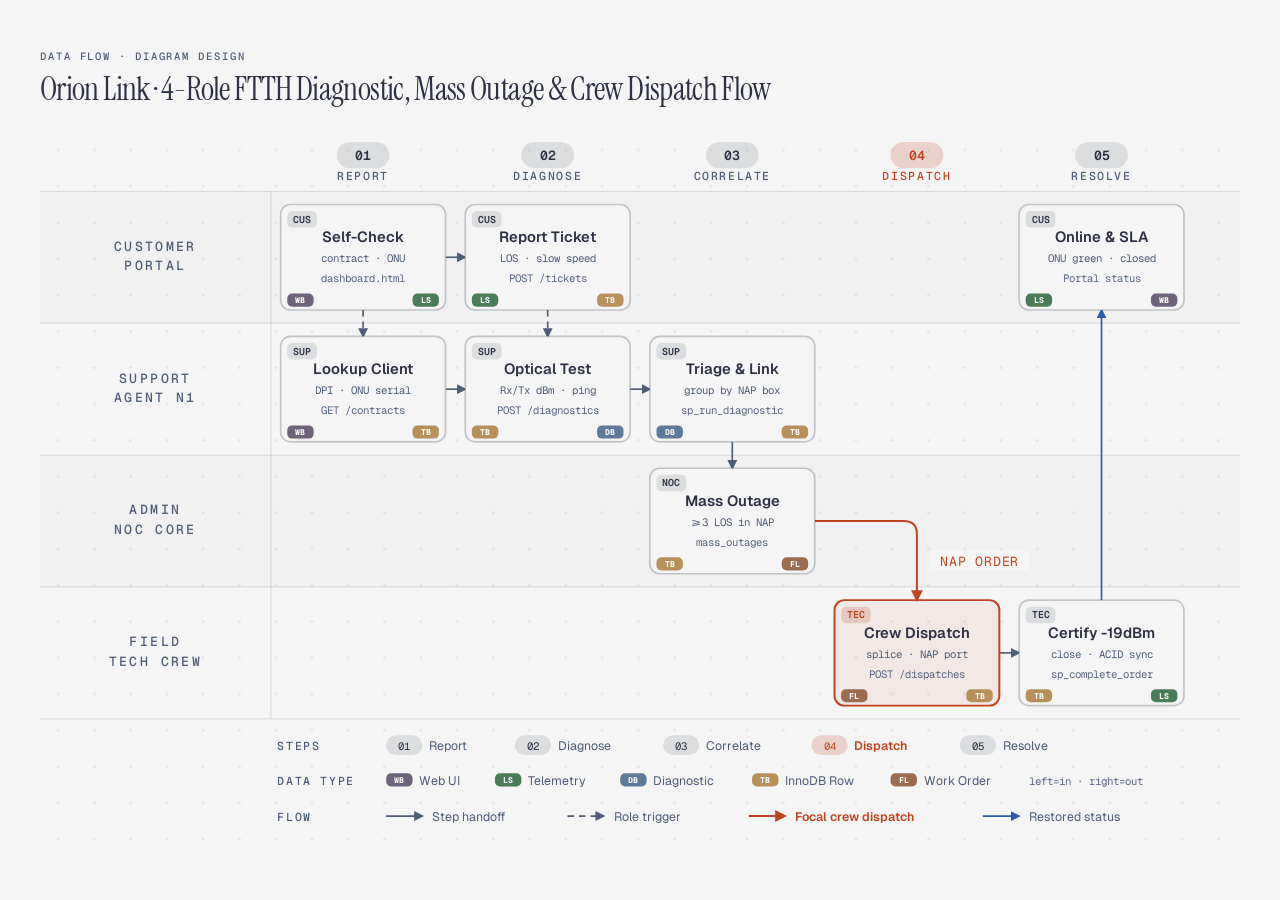
<file: docs/diagrams/orion-link-role-flow.html>
<!DOCTYPE html>
<html lang="es">
<head>
  <meta charset="UTF-8">
  <meta name="viewport" content="width=device-width, initial-scale=1.0">
  <title>Orion Link · Multi-Role Frontend &amp; Backend Operational Flow</title>
  <link href="https://fonts.googleapis.com/css2?family=Instrument+Serif:ital@0;1&family=Geist:wght@400;500;600&family=Geist+Mono:wght@400;500;600&display=swap" rel="stylesheet">
  <style>
    *, *::before, *::after { box-sizing: border-box; margin: 0; padding: 0; }
    :root {
      --color-paper:   #f5f5f5;
      --color-ink:     #2d3142;
      --color-muted:   #4f5d75;
      --color-accent:  #bf4520;
      --font-sans:     'Geist', system-ui, sans-serif;
      --font-serif:    'Instrument Serif', serif;
      --font-mono:     'Geist Mono', ui-monospace, monospace;
    }

    body {
      font-family: var(--font-sans);
      background: var(--color-paper);
      color: var(--color-ink);
      min-height: 100vh;
      display: flex;
      align-items: center;
      justify-content: center;
      padding: 3rem 2rem;
    }

    .frame { max-width: 1200px; width: 100%; }
    .diagram-container { width: 100%; overflow-x: auto; }

    .eyebrow {
      font-family: var(--font-mono);
      font-size: 0.66rem;
      font-weight: 500;
      letter-spacing: 0.18em;
      text-transform: uppercase;
      color: var(--color-muted);
      margin-bottom: 0.5rem;
    }

    h1 {
      font-family: var(--font-serif);
      font-size: clamp(1.5rem, 2.4vw + 0.75rem, 2rem);
      font-weight: 400;
      letter-spacing: -0.02em;
      line-height: 1.15;
      color: var(--color-ink);
      margin-bottom: 1.5rem;
    }

    svg { width: 100%; min-width: 728px; display: block; }
    @media print {
      .diagram-container { overflow-x: visible; }
      svg { min-width: 0; }
    }
  </style>
</head>
<body>
  <div class="frame">
    <p class="eyebrow">Data flow · Diagram Design</p>
    <h1>Orion Link · 4-Role FTTH Diagnostic, Mass Outage &amp; Crew Dispatch Flow</h1>

    <div class="diagram-container">
      <svg viewBox="0 0 728 436" xmlns="http://www.w3.org/2000/svg" role="img" aria-labelledby="orion-flow-title orion-flow-desc">
        <title id="orion-flow-title">Orion Link · 4-Role FTTH Diagnostic, Mass Outage and Crew Dispatch Flow</title>
        <desc id="orion-flow-desc">Role-scoped data flow across Customer, Support Agent, Admin NOC, and Field Tech showing how an optical signal drop is diagnosed, correlated into a mass outage, dispatched to a field crew, and resolved with certified dBm power.</desc>
        <defs>
          <pattern id="dots" width="22" height="22" patternUnits="userSpaceOnUse">
            <circle cx="11" cy="11" r="0.8" fill="rgba(45,49,66,0.10)"/>
          </pattern>
          <marker id="arr-muted" markerWidth="6" markerHeight="6" refX="5" refY="3" orient="auto"><path d="M0,0 L6,3 L0,6 Z" fill="#4f5d75"/></marker>
          <marker id="arr-accent" markerWidth="6" markerHeight="6" refX="5" refY="3" orient="auto"><path d="M0,0 L6,3 L0,6 Z" fill="#bf4520"/></marker>
          <marker id="arr-link" markerWidth="6" markerHeight="6" refX="5" refY="3" orient="auto"><path d="M0,0 L6,3 L0,6 Z" fill="#2e5aa8"/></marker>
        </defs>

        <!-- Background & alternating lane tints -->
        <rect width="100%" height="100%" fill="#f5f5f5"/>
        <rect width="100%" height="100%" fill="url(#dots)"/>
        <rect x="0" y="36" width="728" height="80" fill="rgba(45,49,66,0.018)"/>
        <rect x="0" y="196" width="728" height="80" fill="rgba(45,49,66,0.018)"/>

        <!-- Dividers -->
        <line x1="0" y1="36" x2="728" y2="36" stroke="rgba(45,49,66,0.12)" stroke-width="0.8"/>
        <line x1="0" y1="116" x2="728" y2="116" stroke="rgba(45,49,66,0.12)" stroke-width="0.8"/>
        <line x1="0" y1="196" x2="728" y2="196" stroke="rgba(45,49,66,0.12)" stroke-width="0.8"/>
        <line x1="0" y1="276" x2="728" y2="276" stroke="rgba(45,49,66,0.12)" stroke-width="0.8"/>
        <line x1="0" y1="356" x2="728" y2="356" stroke="rgba(45,49,66,0.12)" stroke-width="0.8"/>
        <line x1="140" y1="36" x2="140" y2="356" stroke="rgba(45,49,66,0.12)" stroke-width="0.8"/>

        <!-- Step Header Chips -->
        <!-- Step 01: REPORT (cx=196) -->
        <rect x="180" y="6" width="32" height="16" rx="8" fill="rgba(45,49,66,0.12)"/>
        <text x="196" y="17" fill="#2d3142" font-size="8" font-weight="600" font-family="'Geist Mono', monospace" text-anchor="middle">01</text>
        <text x="196" y="29" fill="#4f5d75" font-size="7" font-weight="500" font-family="'Geist Mono', monospace" text-anchor="middle" letter-spacing="0.14em">REPORT</text>

        <!-- Step 02: DIAGNOSE (cx=308) -->
        <rect x="292" y="6" width="32" height="16" rx="8" fill="rgba(45,49,66,0.12)"/>
        <text x="308" y="17" fill="#2d3142" font-size="8" font-weight="600" font-family="'Geist Mono', monospace" text-anchor="middle">02</text>
        <text x="308" y="29" fill="#4f5d75" font-size="7" font-weight="500" font-family="'Geist Mono', monospace" text-anchor="middle" letter-spacing="0.14em">DIAGNOSE</text>

        <!-- Step 03: CORRELATE (cx=420) -->
        <rect x="404" y="6" width="32" height="16" rx="8" fill="rgba(45,49,66,0.12)"/>
        <text x="420" y="17" fill="#2d3142" font-size="8" font-weight="600" font-family="'Geist Mono', monospace" text-anchor="middle">03</text>
        <text x="420" y="29" fill="#4f5d75" font-size="7" font-weight="500" font-family="'Geist Mono', monospace" text-anchor="middle" letter-spacing="0.14em">CORRELATE</text>

        <!-- Step 04: DISPATCH (focal, cx=532) -->
        <rect x="516" y="6" width="32" height="16" rx="8" fill="rgba(191,69,32,0.20)"/>
        <text x="532" y="17" fill="#bf4520" font-size="8" font-weight="600" font-family="'Geist Mono', monospace" text-anchor="middle">04</text>
        <text x="532" y="29" fill="#bf4520" font-size="7" font-weight="500" font-family="'Geist Mono', monospace" text-anchor="middle" letter-spacing="0.14em">DISPATCH</text>

        <!-- Step 05: RESOLVE (cx=644) -->
        <rect x="628" y="6" width="32" height="16" rx="8" fill="rgba(45,49,66,0.12)"/>
        <text x="644" y="17" fill="#2d3142" font-size="8" font-weight="600" font-family="'Geist Mono', monospace" text-anchor="middle">05</text>
        <text x="644" y="29" fill="#4f5d75" font-size="7" font-weight="500" font-family="'Geist Mono', monospace" text-anchor="middle" letter-spacing="0.14em">RESOLVE</text>

        <!-- Lane Labels (x=70) -->
        <text x="70" y="72" fill="#4f5d75" font-size="8" font-weight="500" font-family="'Geist Mono', monospace" text-anchor="middle" letter-spacing="0.18em">CUSTOMER</text>
        <text x="70" y="84" fill="#4f5d75" font-size="8" font-weight="500" font-family="'Geist Mono', monospace" text-anchor="middle" letter-spacing="0.18em">PORTAL</text>

        <text x="70" y="152" fill="#4f5d75" font-size="8" font-weight="500" font-family="'Geist Mono', monospace" text-anchor="middle" letter-spacing="0.18em">SUPPORT</text>
        <text x="70" y="164" fill="#4f5d75" font-size="8" font-weight="500" font-family="'Geist Mono', monospace" text-anchor="middle" letter-spacing="0.18em">AGENT N1</text>

        <text x="70" y="232" fill="#4f5d75" font-size="8" font-weight="500" font-family="'Geist Mono', monospace" text-anchor="middle" letter-spacing="0.18em">ADMIN</text>
        <text x="70" y="244" fill="#4f5d75" font-size="8" font-weight="500" font-family="'Geist Mono', monospace" text-anchor="middle" letter-spacing="0.18em">NOC CORE</text>

        <text x="70" y="312" fill="#4f5d75" font-size="8" font-weight="500" font-family="'Geist Mono', monospace" text-anchor="middle" letter-spacing="0.18em">FIELD</text>
        <text x="70" y="324" fill="#4f5d75" font-size="8" font-weight="500" font-family="'Geist Mono', monospace" text-anchor="middle" letter-spacing="0.18em">TECH CREW</text>

        <!-- Arrows first (drawn before node boxes) -->
        <!-- 1. Customer Step 0 -> Customer Step 1 -->
        <line x1="246" y1="76" x2="258" y2="76" stroke="#4f5d75" stroke-width="1" marker-end="url(#arr-muted)"/>
        <!-- 2. Customer Step 0 -> Support Step 0 (trigger) -->
        <line x1="196" y1="108" x2="196" y2="124" stroke="#4f5d75" stroke-width="1" stroke-dasharray="4,3" marker-end="url(#arr-muted)"/>
        <!-- 3. Customer Step 1 -> Support Step 1 (trigger) -->
        <line x1="308" y1="108" x2="308" y2="124" stroke="#4f5d75" stroke-width="1" stroke-dasharray="4,3" marker-end="url(#arr-muted)"/>
        <!-- 4. Support Step 0 -> Support Step 1 -->
        <line x1="246" y1="156" x2="258" y2="156" stroke="#4f5d75" stroke-width="1" marker-end="url(#arr-muted)"/>
        <!-- 5. Support Step 1 -> Support Step 2 -->
        <line x1="358" y1="156" x2="370" y2="156" stroke="#4f5d75" stroke-width="1" marker-end="url(#arr-muted)"/>
        <!-- 6. Support Step 2 -> Admin NOC Step 2 -->
        <line x1="420" y1="188" x2="420" y2="204" stroke="#4f5d75" stroke-width="1" marker-end="url(#arr-muted)"/>
        <!-- 7. Focal cross-role handoff: Admin NOC Step 2 -> Field Tech Step 3 (accent) -->
        <path d="M 470,236 H 524 Q 532,236 532,244 V 284" fill="none" stroke="#bf4520" stroke-width="1.2" marker-end="url(#arr-accent)"/>
        <!-- 8. Field Tech Step 3 -> Field Tech Step 4 -->
        <line x1="582" y1="316" x2="594" y2="316" stroke="#4f5d75" stroke-width="1" marker-end="url(#arr-muted)"/>
        <!-- 9. Field Tech Step 4 -> Customer Step 4 (link: service restored notification) -->
        <line x1="644" y1="284" x2="644" y2="108" stroke="#2e5aa8" stroke-width="1" marker-end="url(#arr-link)"/>

        <!-- Focal Arrow Label (masked, 6px gap from vertical segment at x=532) -->
        <rect x="540" y="254" width="60" height="12" rx="2" fill="#f5f5f5"/>
        <text x="570" y="263" fill="#bf4520" font-size="8" font-family="'Geist Mono', monospace" text-anchor="middle" letter-spacing="0.06em">NAP ORDER</text>

        <!-- NODES (100x64 each) -->
        <!-- Node 1: CUS Step 0 (x=146, y=44) -->
        <rect x="146" y="44" width="100" height="64" rx="6" fill="#f5f5f5" stroke="rgba(45,49,66,0.25)" stroke-width="1"/>
        <rect x="150" y="48" width="18" height="10" rx="3" fill="rgba(45,49,66,0.12)"/>
        <text x="159" y="55" fill="#2d3142" font-size="6" font-weight="600" font-family="'Geist Mono', monospace" text-anchor="middle">CUS</text>
        <text x="196" y="67" fill="#2d3142" font-size="9" font-weight="600" font-family="'Geist', sans-serif" text-anchor="middle">Self-Check</text>
        <text x="196" y="79" fill="#4f5d75" font-size="6.5" font-family="'Geist Mono', monospace" text-anchor="middle">contract · ONU</text>
        <text x="196" y="91" fill="#5a6580" font-size="6.5" font-family="'Geist Mono', monospace" text-anchor="middle">dashboard.html</text>
        <rect x="150" y="98" width="16" height="8" rx="3" fill="#6e6479"/>
        <text x="158" y="104" fill="#ffffff" font-size="5" font-weight="700" font-family="'Geist Mono', monospace" text-anchor="middle">WB</text>
        <rect x="226" y="98" width="16" height="8" rx="3" fill="#4a7c59"/>
        <text x="234" y="104" fill="#ffffff" font-size="5" font-weight="700" font-family="'Geist Mono', monospace" text-anchor="middle">LS</text>

        <!-- Node 2: CUS Step 1 (x=258, y=44) -->
        <rect x="258" y="44" width="100" height="64" rx="6" fill="#f5f5f5" stroke="rgba(45,49,66,0.25)" stroke-width="1"/>
        <rect x="262" y="48" width="18" height="10" rx="3" fill="rgba(45,49,66,0.12)"/>
        <text x="271" y="55" fill="#2d3142" font-size="6" font-weight="600" font-family="'Geist Mono', monospace" text-anchor="middle">CUS</text>
        <text x="308" y="67" fill="#2d3142" font-size="9" font-weight="600" font-family="'Geist', sans-serif" text-anchor="middle">Report Ticket</text>
        <text x="308" y="79" fill="#4f5d75" font-size="6.5" font-family="'Geist Mono', monospace" text-anchor="middle">LOS · slow speed</text>
        <text x="308" y="91" fill="#5a6580" font-size="6.5" font-family="'Geist Mono', monospace" text-anchor="middle">POST /tickets</text>
        <rect x="262" y="98" width="16" height="8" rx="3" fill="#4a7c59"/>
        <text x="270" y="104" fill="#ffffff" font-size="5" font-weight="700" font-family="'Geist Mono', monospace" text-anchor="middle">LS</text>
        <rect x="338" y="98" width="16" height="8" rx="3" fill="#b8915a"/>
        <text x="346" y="104" fill="#ffffff" font-size="5" font-weight="700" font-family="'Geist Mono', monospace" text-anchor="middle">TB</text>

        <!-- Node 3: SUP Step 0 (x=146, y=124) -->
        <rect x="146" y="124" width="100" height="64" rx="6" fill="#f5f5f5" stroke="rgba(45,49,66,0.25)" stroke-width="1"/>
        <rect x="150" y="128" width="18" height="10" rx="3" fill="rgba(45,49,66,0.12)"/>
        <text x="159" y="135" fill="#2d3142" font-size="6" font-weight="600" font-family="'Geist Mono', monospace" text-anchor="middle">SUP</text>
        <text x="196" y="147" fill="#2d3142" font-size="9" font-weight="600" font-family="'Geist', sans-serif" text-anchor="middle">Lookup Client</text>
        <text x="196" y="159" fill="#4f5d75" font-size="6.5" font-family="'Geist Mono', monospace" text-anchor="middle">DPI · ONU serial</text>
        <text x="196" y="171" fill="#5a6580" font-size="6.5" font-family="'Geist Mono', monospace" text-anchor="middle">GET /contracts</text>
        <rect x="150" y="178" width="16" height="8" rx="3" fill="#6e6479"/>
        <text x="158" y="184" fill="#ffffff" font-size="5" font-weight="700" font-family="'Geist Mono', monospace" text-anchor="middle">WB</text>
        <rect x="226" y="178" width="16" height="8" rx="3" fill="#b8915a"/>
        <text x="234" y="184" fill="#ffffff" font-size="5" font-weight="700" font-family="'Geist Mono', monospace" text-anchor="middle">TB</text>

        <!-- Node 4: SUP Step 1 (x=258, y=124) -->
        <rect x="258" y="124" width="100" height="64" rx="6" fill="#f5f5f5" stroke="rgba(45,49,66,0.25)" stroke-width="1"/>
        <rect x="262" y="128" width="18" height="10" rx="3" fill="rgba(45,49,66,0.12)"/>
        <text x="271" y="135" fill="#2d3142" font-size="6" font-weight="600" font-family="'Geist Mono', monospace" text-anchor="middle">SUP</text>
        <text x="308" y="147" fill="#2d3142" font-size="9" font-weight="600" font-family="'Geist', sans-serif" text-anchor="middle">Optical Test</text>
        <text x="308" y="159" fill="#4f5d75" font-size="6.5" font-family="'Geist Mono', monospace" text-anchor="middle">Rx/Tx dBm · ping</text>
        <text x="308" y="171" fill="#5a6580" font-size="6.5" font-family="'Geist Mono', monospace" text-anchor="middle">POST /diagnostics</text>
        <rect x="262" y="178" width="16" height="8" rx="3" fill="#b8915a"/>
        <text x="270" y="184" fill="#ffffff" font-size="5" font-weight="700" font-family="'Geist Mono', monospace" text-anchor="middle">TB</text>
        <rect x="338" y="178" width="16" height="8" rx="3" fill="#5e7a9b"/>
        <text x="346" y="184" fill="#ffffff" font-size="5" font-weight="700" font-family="'Geist Mono', monospace" text-anchor="middle">DB</text>

        <!-- Node 5: SUP Step 2 (x=370, y=124) -->
        <rect x="370" y="124" width="100" height="64" rx="6" fill="#f5f5f5" stroke="rgba(45,49,66,0.25)" stroke-width="1"/>
        <rect x="374" y="128" width="18" height="10" rx="3" fill="rgba(45,49,66,0.12)"/>
        <text x="383" y="135" fill="#2d3142" font-size="6" font-weight="600" font-family="'Geist Mono', monospace" text-anchor="middle">SUP</text>
        <text x="420" y="147" fill="#2d3142" font-size="9" font-weight="600" font-family="'Geist', sans-serif" text-anchor="middle">Triage &amp; Link</text>
        <text x="420" y="159" fill="#4f5d75" font-size="6.5" font-family="'Geist Mono', monospace" text-anchor="middle">group by NAP box</text>
        <text x="420" y="171" fill="#5a6580" font-size="6.5" font-family="'Geist Mono', monospace" text-anchor="middle">sp_run_diagnostic</text>
        <rect x="374" y="178" width="16" height="8" rx="3" fill="#5e7a9b"/>
        <text x="382" y="184" fill="#ffffff" font-size="5" font-weight="700" font-family="'Geist Mono', monospace" text-anchor="middle">DB</text>
        <rect x="450" y="178" width="16" height="8" rx="3" fill="#b8915a"/>
        <text x="458" y="184" fill="#ffffff" font-size="5" font-weight="700" font-family="'Geist Mono', monospace" text-anchor="middle">TB</text>

        <!-- Node 6: NOC Step 2 (x=370, y=204) -->
        <rect x="370" y="204" width="100" height="64" rx="6" fill="#f5f5f5" stroke="rgba(45,49,66,0.25)" stroke-width="1"/>
        <rect x="374" y="208" width="18" height="10" rx="3" fill="rgba(45,49,66,0.12)"/>
        <text x="383" y="215" fill="#2d3142" font-size="6" font-weight="600" font-family="'Geist Mono', monospace" text-anchor="middle">NOC</text>
        <text x="420" y="227" fill="#2d3142" font-size="9" font-weight="600" font-family="'Geist', sans-serif" text-anchor="middle">Mass Outage</text>
        <text x="420" y="239" fill="#4f5d75" font-size="6.5" font-family="'Geist Mono', monospace" text-anchor="middle">>=3 LOS in NAP</text>
        <text x="420" y="251" fill="#5a6580" font-size="6.5" font-family="'Geist Mono', monospace" text-anchor="middle">mass_outages</text>
        <rect x="374" y="258" width="16" height="8" rx="3" fill="#b8915a"/>
        <text x="382" y="264" fill="#ffffff" font-size="5" font-weight="700" font-family="'Geist Mono', monospace" text-anchor="middle">TB</text>
        <rect x="450" y="258" width="16" height="8" rx="3" fill="#9c6b50"/>
        <text x="458" y="264" fill="#ffffff" font-size="5" font-weight="700" font-family="'Geist Mono', monospace" text-anchor="middle">FL</text>

        <!-- Node 7: TEC Step 3 (FOCAL NODE, x=482, y=284) -->
        <rect x="482" y="284" width="100" height="64" rx="6" fill="rgba(191,69,32,0.07)" stroke="#bf4520" stroke-width="1.2"/>
        <rect x="486" y="288" width="18" height="10" rx="3" fill="rgba(191,69,32,0.20)"/>
        <text x="495" y="295" fill="#bf4520" font-size="6" font-weight="600" font-family="'Geist Mono', monospace" text-anchor="middle">TEC</text>
        <text x="532" y="307" fill="#2d3142" font-size="9" font-weight="600" font-family="'Geist', sans-serif" text-anchor="middle">Crew Dispatch</text>
        <text x="532" y="319" fill="#4f5d75" font-size="6.5" font-family="'Geist Mono', monospace" text-anchor="middle">splice · NAP port</text>
        <text x="532" y="331" fill="#5a6580" font-size="6.5" font-family="'Geist Mono', monospace" text-anchor="middle">POST /dispatches</text>
        <rect x="486" y="338" width="16" height="8" rx="3" fill="#9c6b50"/>
        <text x="494" y="344" fill="#ffffff" font-size="5" font-weight="700" font-family="'Geist Mono', monospace" text-anchor="middle">FL</text>
        <rect x="562" y="338" width="16" height="8" rx="3" fill="#b8915a"/>
        <text x="570" y="344" fill="#ffffff" font-size="5" font-weight="700" font-family="'Geist Mono', monospace" text-anchor="middle">TB</text>

        <!-- Node 8: TEC Step 4 (x=594, y=284) -->
        <rect x="594" y="284" width="100" height="64" rx="6" fill="#f5f5f5" stroke="rgba(45,49,66,0.25)" stroke-width="1"/>
        <rect x="598" y="288" width="18" height="10" rx="3" fill="rgba(45,49,66,0.12)"/>
        <text x="607" y="295" fill="#2d3142" font-size="6" font-weight="600" font-family="'Geist Mono', monospace" text-anchor="middle">TEC</text>
        <text x="644" y="307" fill="#2d3142" font-size="9" font-weight="600" font-family="'Geist', sans-serif" text-anchor="middle">Certify -19dBm</text>
        <text x="644" y="319" fill="#4f5d75" font-size="6.5" font-family="'Geist Mono', monospace" text-anchor="middle">close · ACID sync</text>
        <text x="644" y="331" fill="#5a6580" font-size="6.5" font-family="'Geist Mono', monospace" text-anchor="middle">sp_complete_order</text>
        <rect x="598" y="338" width="16" height="8" rx="3" fill="#b8915a"/>
        <text x="606" y="344" fill="#ffffff" font-size="5" font-weight="700" font-family="'Geist Mono', monospace" text-anchor="middle">TB</text>
        <rect x="674" y="338" width="16" height="8" rx="3" fill="#4a7c59"/>
        <text x="682" y="344" fill="#ffffff" font-size="5" font-weight="700" font-family="'Geist Mono', monospace" text-anchor="middle">LS</text>

        <!-- Node 9: CUS Step 4 (x=594, y=44) -->
        <rect x="594" y="44" width="100" height="64" rx="6" fill="#f5f5f5" stroke="rgba(45,49,66,0.25)" stroke-width="1"/>
        <rect x="598" y="48" width="18" height="10" rx="3" fill="rgba(45,49,66,0.12)"/>
        <text x="607" y="55" fill="#2d3142" font-size="6" font-weight="600" font-family="'Geist Mono', monospace" text-anchor="middle">CUS</text>
        <text x="644" y="67" fill="#2d3142" font-size="9" font-weight="600" font-family="'Geist', sans-serif" text-anchor="middle">Online &amp; SLA</text>
        <text x="644" y="79" fill="#4f5d75" font-size="6.5" font-family="'Geist Mono', monospace" text-anchor="middle">ONU green · closed</text>
        <text x="644" y="91" fill="#5a6580" font-size="6.5" font-family="'Geist Mono', monospace" text-anchor="middle">Portal status</text>
        <rect x="598" y="98" width="16" height="8" rx="3" fill="#4a7c59"/>
        <text x="606" y="104" fill="#ffffff" font-size="5" font-weight="700" font-family="'Geist Mono', monospace" text-anchor="middle">LS</text>
        <rect x="674" y="98" width="16" height="8" rx="3" fill="#6e6479"/>
        <text x="682" y="104" fill="#ffffff" font-size="5" font-weight="700" font-family="'Geist Mono', monospace" text-anchor="middle">WB</text>

        <!-- LEGEND STRIP (3 rows at y=372, 393, 415) -->
        <!-- Row 1: STEPS -->
        <text x="144" y="375" fill="#4f5d75" font-size="7" font-weight="500" font-family="'Geist Mono', monospace" letter-spacing="0.14em">STEPS</text>
        <rect x="210" y="366" width="22" height="12" rx="6" fill="rgba(45,49,66,0.12)"/>
        <text x="221" y="375" fill="#2d3142" font-size="6.5" font-family="'Geist Mono', monospace" text-anchor="middle">01</text>
        <text x="236" y="375" fill="#4f5d75" font-size="7.5" font-family="'Geist', sans-serif">Report</text>

        <rect x="288" y="366" width="22" height="12" rx="6" fill="rgba(45,49,66,0.12)"/>
        <text x="299" y="375" fill="#2d3142" font-size="6.5" font-family="'Geist Mono', monospace" text-anchor="middle">02</text>
        <text x="314" y="375" fill="#4f5d75" font-size="7.5" font-family="'Geist', sans-serif">Diagnose</text>

        <rect x="378" y="366" width="22" height="12" rx="6" fill="rgba(45,49,66,0.12)"/>
        <text x="389" y="375" fill="#2d3142" font-size="6.5" font-family="'Geist Mono', monospace" text-anchor="middle">03</text>
        <text x="404" y="375" fill="#4f5d75" font-size="7.5" font-family="'Geist', sans-serif">Correlate</text>

        <rect x="468" y="366" width="22" height="12" rx="6" fill="rgba(191,69,32,0.20)"/>
        <text x="479" y="375" fill="#bf4520" font-size="6.5" font-family="'Geist Mono', monospace" text-anchor="middle">04</text>
        <text x="494" y="375" fill="#bf4520" font-size="7.5" font-weight="600" font-family="'Geist', sans-serif">Dispatch</text>

        <rect x="558" y="366" width="22" height="12" rx="6" fill="rgba(45,49,66,0.12)"/>
        <text x="569" y="375" fill="#2d3142" font-size="6.5" font-family="'Geist Mono', monospace" text-anchor="middle">05</text>
        <text x="584" y="375" fill="#4f5d75" font-size="7.5" font-family="'Geist', sans-serif">Resolve</text>

        <!-- Row 2: DATA TYPE -->
        <text x="144" y="396" fill="#4f5d75" font-size="7" font-weight="500" font-family="'Geist Mono', monospace" letter-spacing="0.14em">DATA TYPE</text>
        <rect x="210" y="389" width="16" height="8" rx="3" fill="#6e6479"/>
        <text x="218" y="395" fill="#ffffff" font-size="5" font-weight="700" font-family="'Geist Mono', monospace" text-anchor="middle">WB</text>
        <text x="230" y="396" fill="#4f5d75" font-size="7.5" font-family="'Geist', sans-serif">Web UI</text>

        <rect x="276" y="389" width="16" height="8" rx="3" fill="#4a7c59"/>
        <text x="284" y="395" fill="#ffffff" font-size="5" font-weight="700" font-family="'Geist Mono', monospace" text-anchor="middle">LS</text>
        <text x="296" y="396" fill="#4f5d75" font-size="7.5" font-family="'Geist', sans-serif">Telemetry</text>

        <rect x="352" y="389" width="16" height="8" rx="3" fill="#5e7a9b"/>
        <text x="360" y="395" fill="#ffffff" font-size="5" font-weight="700" font-family="'Geist Mono', monospace" text-anchor="middle">DB</text>
        <text x="372" y="396" fill="#4f5d75" font-size="7.5" font-family="'Geist', sans-serif">Diagnostic</text>

        <rect x="432" y="389" width="16" height="8" rx="3" fill="#b8915a"/>
        <text x="440" y="395" fill="#ffffff" font-size="5" font-weight="700" font-family="'Geist Mono', monospace" text-anchor="middle">TB</text>
        <text x="452" y="396" fill="#4f5d75" font-size="7.5" font-family="'Geist', sans-serif">InnoDB Row</text>

        <rect x="516" y="389" width="16" height="8" rx="3" fill="#9c6b50"/>
        <text x="524" y="395" fill="#ffffff" font-size="5" font-weight="700" font-family="'Geist Mono', monospace" text-anchor="middle">FL</text>
        <text x="536" y="396" fill="#4f5d75" font-size="7.5" font-family="'Geist', sans-serif">Work Order</text>

        <text x="600" y="396" fill="#5a6580" font-size="6.5" font-family="'Geist Mono', monospace">left=in · right=out</text>

        <!-- Row 3: FLOW -->
        <text x="144" y="418" fill="#4f5d75" font-size="7" font-weight="500" font-family="'Geist Mono', monospace" letter-spacing="0.14em">FLOW</text>
        <line x1="210" y1="415" x2="232" y2="415" stroke="#4f5d75" stroke-width="1" marker-end="url(#arr-muted)"/>
        <text x="238" y="418" fill="#4f5d75" font-size="7.5" font-family="'Geist', sans-serif">Step handoff</text>

        <line x1="320" y1="415" x2="342" y2="415" stroke="#4f5d75" stroke-width="1" stroke-dasharray="4,3" marker-end="url(#arr-muted)"/>
        <text x="348" y="418" fill="#4f5d75" font-size="7.5" font-family="'Geist', sans-serif">Role trigger</text>

        <line x1="430" y1="415" x2="452" y2="415" stroke="#bf4520" stroke-width="1.2" marker-end="url(#arr-accent)"/>
        <text x="458" y="418" fill="#bf4520" font-size="7.5" font-weight="600" font-family="'Geist', sans-serif">Focal crew dispatch</text>

        <line x1="572" y1="415" x2="594" y2="415" stroke="#2e5aa8" stroke-width="1" marker-end="url(#arr-link)"/>
        <text x="600" y="418" fill="#4f5d75" font-size="7.5" font-family="'Geist', sans-serif">Restored status</text>
      </svg>
    </div>
  </div>
</body>
</html>
</file>
<file: css/styles.css>
/* ============================================================================
   ORION LINK FRONTEND — SISTEMA DE DISEÑO BITEMA (MODO CLARO & MODO NOCHE NOC)
   Autor: Henrik Anderson Oloroso García (Anderson-Oloroso)
   Enfoque: Mobile-First, CSS Custom Properties, Alto Contraste WCAG
   ============================================================================ */

:root {
  --bg-page: #f5f8fc;
  --bg-surface: #ffffff;
  --bg-elevated: #edf3fb;
  --text-primary: #06142e;
  --text-secondary: #2c4163;
  --text-muted: #5b7094;
  --border-color: rgba(6, 20, 46, 0.12);
  --brand-primary: #06142e;
  --brand-wordmark-orion: #06142e;
  --brand-wordmark-link: #0077e6;
  --brand-divider: rgba(0, 119, 230, 0.35);
  --brand-tile-bg: linear-gradient(145deg, #ffffff 0%, #eef5ff 100%);
  --brand-tile-border: rgba(0, 119, 230, 0.18);
  --brand-tile-shadow: 0 8px 20px rgba(6, 20, 46, 0.08);
  --brand-accent: #0077e6;
  --brand-accent-bright: #00b4ff;
  --brand-accent-soft: rgba(0, 119, 230, 0.11);
  --optical-optimal: #16a34a;
  --optical-optimal-bg: rgba(22, 163, 74, 0.12);
  --optical-warning: #d97706;
  --optical-warning-bg: rgba(217, 119, 6, 0.14);
  --optical-critical: #dc2626;
  --optical-critical-bg: rgba(220, 38, 38, 0.14);
  --radius-sm: 6px;
  --radius-md: 10px;
  --radius-lg: 16px;
  --font-sans: 'Inter', 'Segoe UI', system-ui, -apple-system, sans-serif;
  --font-mono: 'Consolas', 'Courier New', ui-monospace, monospace;
}

[data-theme="dark"] {
  --bg-page: #01091d;
  --bg-surface: #041230;
  --bg-elevated: #081d47;
  --text-primary: #ffffff;
  --text-secondary: #c5d8f6;
  --text-muted: #7f9bc4;
  --border-color: rgba(0, 180, 255, 0.22);
  --brand-primary: #21b8ff;
  --brand-wordmark-orion: #ffffff;
  --brand-wordmark-link: #19b5fe;
  --brand-divider: rgba(25, 181, 254, 0.42);
  --brand-tile-bg: linear-gradient(145deg, #041537 0%, #020b21 100%);
  --brand-tile-border: rgba(25, 181, 254, 0.36);
  --brand-tile-shadow: 0 8px 22px rgba(0, 180, 255, 0.16);
  --brand-accent: #0095ff;
  --brand-accent-bright: #29c8ff;
  --brand-accent-soft: rgba(25, 181, 254, 0.16);
  --optical-optimal: #4ade80;
  --optical-optimal-bg: rgba(74, 222, 128, 0.14);
  --optical-warning: #fbbf24;
  --optical-warning-bg: rgba(251, 191, 36, 0.16);
  --optical-critical: #f87171;
  --optical-critical-bg: rgba(248, 113, 113, 0.18);
}

*, *::before, *::after {
  box-sizing: border-box;
  margin: 0;
  padding: 0;
}

body {
  font-family: var(--font-sans);
  background-color: var(--bg-page);
  color: var(--text-primary);
  line-height: 1.5;
  min-height: 100vh;
  transition: background-color 0.2s ease, color 0.2s ease;
}

a {
  color: var(--brand-accent);
  text-decoration: none;
}

/* --- TOPBAR & NAVIGATION --- */
.topbar {
  position: sticky;
  top: 0;
  z-index: 50;
  background-color: var(--bg-surface);
  border-bottom: 1px solid var(--border-color);
  padding: 0.85rem 1.25rem;
  display: flex;
  flex-wrap: wrap;
  align-items: center;
  justify-content: space-between;
  gap: 0.75rem;
}

.brand {
  display: inline-flex;
  align-items: center;
  gap: 0.75rem;
  text-decoration: none;
  color: var(--text-primary);
}

.brand-mark-tile {
  width: 42px;
  height: 42px;
  border-radius: 11px;
  background: var(--brand-tile-bg);
  border: 1px solid var(--brand-tile-border);
  box-shadow: var(--brand-tile-shadow);
  display: inline-flex;
  align-items: center;
  justify-content: center;
  padding: 4px;
  flex-shrink: 0;
}

.brand-mark-tile img,
.brand-mark-tile svg {
  width: 100%;
  height: 100%;
  display: block;
}

.brand-mark-tile.brand-mark-lg {
  width: 78px;
  height: 78px;
  border-radius: 20px;
  padding: 8px;
}

.brand-divider {
  width: 1.5px;
  height: 28px;
  background: var(--brand-divider);
  border-radius: 2px;
}

.brand-wordmark {
  display: inline-flex;
  align-items: baseline;
  gap: 0.28rem;
  font-size: 1.32rem;
  letter-spacing: -0.02em;
  line-height: 1;
}

.brand-wordmark-orion {
  font-weight: 800;
  color: var(--brand-wordmark-orion);
}

.brand-wordmark-link {
  font-weight: 400;
  color: var(--brand-wordmark-link);
}

.brand-badge {
  background: linear-gradient(135deg, var(--brand-accent) 0%, var(--brand-accent-bright) 100%);
  color: #ffffff;
  font-family: var(--font-mono);
  font-size: 0.7rem;
  font-weight: 700;
  padding: 0.2rem 0.48rem;
  border-radius: var(--radius-sm);
  letter-spacing: 0.05em;
}

.hero-brand-lockup {
  display: flex;
  flex-wrap: wrap;
  align-items: center;
  gap: 1.15rem;
  margin-bottom: 0.85rem;
}

.topbar-actions {
  display: flex;
  align-items: center;
  flex-wrap: wrap;
  gap: 0.6rem;
}

.api-status-pill {
  display: inline-flex;
  align-items: center;
  gap: 0.4rem;
  font-size: 0.78rem;
  font-family: var(--font-mono);
  padding: 0.3rem 0.65rem;
  border-radius: 999px;
  border: 1px solid var(--border-color);
  background: var(--bg-elevated);
  cursor: pointer;
}

.status-dot {
  width: 8px;
  height: 8px;
  border-radius: 50%;
  background: var(--optical-warning);
}

.status-dot.online { background: var(--optical-optimal); }
.status-dot.offline { background: var(--optical-critical); }

/* --- BUTTONS & INPUTS --- */
.btn {
  display: inline-flex;
  align-items: center;
  justify-content: center;
  gap: 0.4rem;
  font-family: inherit;
  font-size: 0.875rem;
  font-weight: 600;
  padding: 0.55rem 1rem;
  border-radius: var(--radius-sm);
  border: 1px solid transparent;
  cursor: pointer;
  transition: opacity 0.15s ease, transform 0.1s ease;
}

.btn:hover { opacity: 0.92; }
.btn:active { transform: translateY(1px); }

.btn-primary {
  background-color: var(--brand-accent);
  color: #ffffff;
}

.btn-outline {
  background-color: transparent;
  border-color: var(--border-color);
  color: var(--text-primary);
}

.btn-danger {
  background-color: var(--optical-critical);
  color: #ffffff;
}

.btn-success {
  background-color: var(--optical-optimal);
  color: #ffffff;
}

.btn-sm {
  font-size: 0.78rem;
  padding: 0.35rem 0.65rem;
}

input, select, textarea {
  width: 100%;
  font-family: inherit;
  font-size: 0.9rem;
  padding: 0.6rem 0.75rem;
  border-radius: var(--radius-sm);
  border: 1px solid var(--border-color);
  background-color: var(--bg-page);
  color: var(--text-primary);
}

input:focus, select:focus, textarea:focus {
  outline: 2px solid var(--brand-accent);
  border-color: transparent;
}

label {
  display: block;
  font-size: 0.82rem;
  font-weight: 600;
  color: var(--text-secondary);
  margin-bottom: 0.3rem;
}

/* --- LAYOUT & CARDS --- */
.container {
  max-width: 1280px;
  margin: 0 auto;
  padding: 1.5rem 1.25rem;
}

.hero {
  background: var(--bg-surface);
  border: 1px solid var(--border-color);
  border-radius: var(--radius-lg);
  padding: 2rem 1.5rem;
  margin-bottom: 1.75rem;
  display: grid;
  gap: 1.5rem;
}

.hero-eyebrow {
  font-family: var(--font-mono);
  font-size: 0.75rem;
  text-transform: uppercase;
  letter-spacing: 0.12em;
  color: var(--brand-accent);
  margin-bottom: 0.5rem;
}

.hero h1 {
  font-size: clamp(1.6rem, 3vw, 2.35rem);
  line-height: 1.2;
  margin-bottom: 0.75rem;
}

.hero p {
  color: var(--text-secondary);
  max-width: 72ch;
}

.kpi-grid {
  display: grid;
  grid-template-columns: repeat(auto-fit, minmax(190px, 1fr));
  gap: 1rem;
  margin-bottom: 1.5rem;
}

.kpi-card {
  background: var(--bg-surface);
  border: 1px solid var(--border-color);
  border-radius: var(--radius-md);
  padding: 1.1rem;
}

.kpi-label {
  font-size: 0.76rem;
  text-transform: uppercase;
  letter-spacing: 0.06em;
  color: var(--text-muted);
  font-family: var(--font-mono);
}

.kpi-value {
  font-size: 1.75rem;
  font-weight: 700;
  margin-top: 0.25rem;
}

.card {
  background: var(--bg-surface);
  border: 1px solid var(--border-color);
  border-radius: var(--radius-md);
  padding: 1.25rem;
  margin-bottom: 1.25rem;
}

.card-header {
  display: flex;
  flex-wrap: wrap;
  align-items: center;
  justify-content: space-between;
  gap: 0.75rem;
  margin-bottom: 1rem;
  padding-bottom: 0.75rem;
  border-bottom: 1px solid var(--border-color);
}

.card-title {
  font-size: 1.05rem;
  font-weight: 700;
}

/* --- OPTICAL BADGES & STATUS CHIPS --- */
.badge {
  display: inline-flex;
  align-items: center;
  gap: 0.3rem;
  font-family: var(--font-mono);
  font-size: 0.73rem;
  font-weight: 600;
  padding: 0.2rem 0.55rem;
  border-radius: var(--radius-sm);
  text-transform: uppercase;
}

.badge-optimal {
  background: var(--optical-optimal-bg);
  color: var(--optical-optimal);
}

.badge-warning {
  background: var(--optical-warning-bg);
  color: var(--optical-warning);
}

.badge-critical {
  background: var(--optical-critical-bg);
  color: var(--optical-critical);
}

.badge-info {
  background: var(--brand-accent-soft);
  color: var(--brand-accent);
}

/* --- TABLES --- */
.table-wrap {
  width: 100%;
  overflow-x: auto;
}

table {
  width: 100%;
  border-collapse: collapse;
  font-size: 0.86rem;
}

th, td {
  text-align: left;
  padding: 0.7rem 0.75rem;
  border-bottom: 1px solid var(--border-color);
}

th {
  font-family: var(--font-mono);
  font-size: 0.74rem;
  text-transform: uppercase;
  letter-spacing: 0.06em;
  color: var(--text-muted);
  background: var(--bg-elevated);
}

/* --- TABS & FORMS --- */
.tabs {
  display: flex;
  flex-wrap: wrap;
  gap: 0.5rem;
  margin-bottom: 1.25rem;
}

.tab-btn {
  background: var(--bg-surface);
  border: 1px solid var(--border-color);
  color: var(--text-secondary);
  padding: 0.55rem 1rem;
  border-radius: var(--radius-sm);
  font-weight: 600;
  font-size: 0.85rem;
  cursor: pointer;
}

.tab-btn.active {
  background: var(--brand-accent);
  color: #ffffff;
  border-color: var(--brand-accent);
}

.tab-panel {
  display: none;
}

.tab-panel.active {
  display: block;
}

.form-grid {
  display: grid;
  grid-template-columns: repeat(auto-fit, minmax(220px, 1fr));
  gap: 0.9rem;
}

.outage-alert-banner {
  background: var(--optical-critical-bg);
  border: 1px solid var(--optical-critical);
  color: var(--text-primary);
  padding: 1rem 1.25rem;
  border-radius: var(--radius-md);
  margin-bottom: 1.25rem;
  display: flex;
  flex-wrap: wrap;
  align-items: center;
  justify-content: space-between;
  gap: 0.75rem;
}

.toast-container {
  position: fixed;
  bottom: 1.25rem;
  right: 1.25rem;
  z-index: 100;
  display: flex;
  flex-direction: column;
  gap: 0.5rem;
  max-width: 380px;
}

.toast {
  background: var(--bg-surface);
  border-left: 4px solid var(--brand-accent);
  border-top: 1px solid var(--border-color);
  border-right: 1px solid var(--border-color);
  border-bottom: 1px solid var(--border-color);
  padding: 0.85rem 1rem;
  border-radius: var(--radius-sm);
  font-size: 0.85rem;
}

.toast.error { border-left-color: var(--optical-critical); }
.toast.success { border-left-color: var(--optical-optimal); }

.hidden { display: none !important; }
</file>
